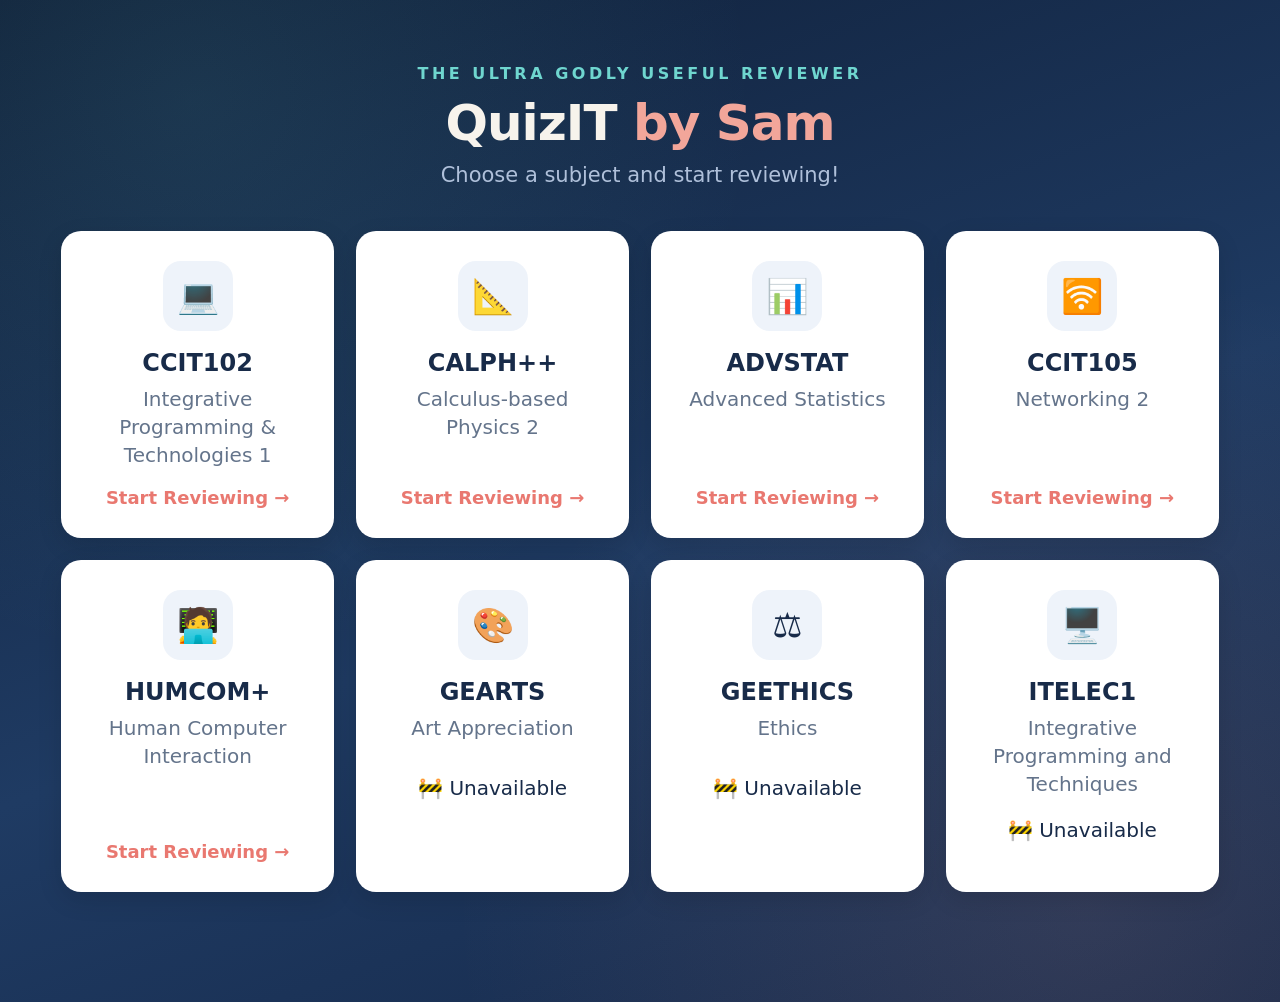
<file: index.html>
<!DOCTYPE html>
<html lang="en">
<head>
    <meta charset="UTF-8">
    <meta name="viewport" content="width=device-width, initial-scale=1.0">

    <title>QuizIT</title>

    <link rel="stylesheet" href="css/style.css">
</head>

<body>

<div id="app">

    <div class="hero">

        <div class="kicker">THE ULTRA GODLY USEFUL REVIEWER</div>

        <h1 class="title display">
            QuizIT <span>by Sam</span>
        </h1>

        <p class="subtitle">
            Choose a subject and start reviewing!
        </p>

        <div class="subjects-grid">

            <!-- CCIT102 -->
            <a href="subjects/ccit102.html" class="subject-card">
                <div class="subject-icon">💻</div>
                <div class="subject-code">CCIT102</div>
                <div class="subject-name">Integrative Programming & Technologies 1</div>
                <span class="start-review">Start Reviewing →</span>
            </a>

            <!-- CALPH++ -->
            <a href="subjects/calphy.html" class="subject-card">
                <div class="subject-icon">📐</div>
                <div class="subject-code">CALPH++</div>
                <div class="subject-name">Calculus-based Physics 2</div>
                <span class="start-review">Start Reviewing →</span>
            </a>

            <!-- ADVSTAT -->
            <a href="subjects/advstat.html" class="subject-card">
                <div class="subject-icon">📊</div>
                <div class="subject-code">ADVSTAT</div>
                <div class="subject-name">Advanced Statistics</div>
                <span class="start-review">Start Reviewing →</span>
            </a>

            <!-- CCIT105 -->
            <a href="subjects/ccit105.html" class="subject-card">
                <div class="subject-icon">🛜</div>
                <div class="subject-code">CCIT105</div>
                <div class="subject-name">Networking 2</div>
                <span class="start-review">Start Reviewing →</span>
            </a>

            <!-- HUMCOM+ -->
            <a href="subjects/humcom.html" class="subject-card">
                <div class="subject-icon">🧑‍💻</div>
                <div class="subject-code">HUMCOM+</div>
                <div class="subject-name">Human Computer Interaction</div>
                <span class="start-review">Start Reviewing →</span>
            </a>

            <!-- GEARTS -->
            <a href="subjects/unavailable.html" class="subject-card">
                <div class="subject-icon">🎨</div>
                <div class="subject-code">GEARTS</div>
                <div class="subject-name">Art Appreciation</div>
                <p>🚧 Unavailable</p>
            </a>

             <!-- GEETHICS -->
            <a href="subjects/unavailable.html" class="subject-card">
                <div class="subject-icon">⚖️</div>
                <div class="subject-code">GEETHICS</div>
                <div class="subject-name">Ethics</div>
                <p>🚧 Unavailable</p>
            </a>
            
            <!-- ITELEC1 -->
            <a href="subjects/unavailable.html" class="subject-card">
                <div class="subject-icon">🖥️</div>
                <div class="subject-code">ITELEC1</div>
                <div class="subject-name">Integrative Programming and Techniques</div>
                <p>🚧 Unavailable</p>
            </a>

        </div>

    </div>

</div>

</body>
</html>
</file>
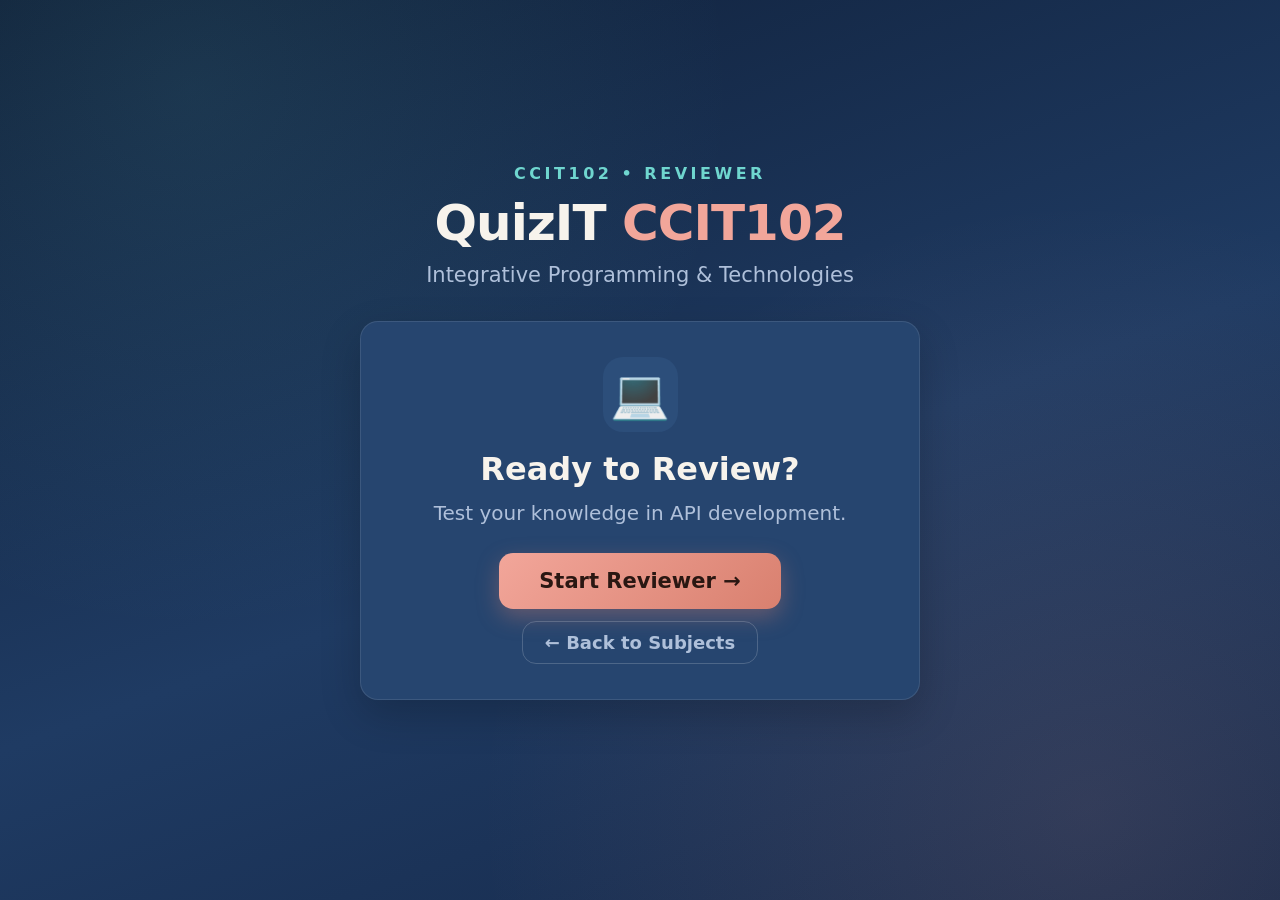
<file: subjects/ccit102.html>
<!DOCTYPE html>
<html lang="en">

<head>
    <meta charset="UTF-8">
    <meta name="viewport" content="width=device-width, initial-scale=1.0">

    <title>QuizIT — CCIT102</title>

    <!-- Shared CSS -->
    <link rel="stylesheet" href="../css/style.css">
</head>

<body>

<div id="app">

    <!-- ============================= -->
    <!-- START SCREEN -->
    <!-- ============================= -->

    <section id="startScreen">

        <div class="hero">

            <div class="kicker">
                CCIT102 • REVIEWER
            </div>

            <h1 class="title display">
                QuizIT <span>CCIT102</span>
            </h1>

            <p class="subtitle">
                Integrative Programming & Technologies
            </p>

            <div class="start-card">

                <div class="start-icon">
                    💻
                </div>

                <h2>
                    Ready to Review?
                </h2>

                <p>
                    Test your knowledge in API development.
                </p>

                <button
                    class="btn btn-primary"
                    id="startBtn">
                    Start Reviewer →
                </button>

                <a
                    href="../index.html"
                    class="btn btn-ghost">
                    ← Back to Subjects
                </a>

            </div>

        </div>

    </section>


    <!-- ============================= -->
    <!-- QUIZ SCREEN -->
    <!-- ============================= -->

    <section
        id="quizScreen"
        style="display:none;">

        <div class="quiz-container">

            <!-- TOP BAR -->

            <div class="quiz-top">

                <a
                    href="../index.html"
                    class="back-link">
                    ← Subjects
                </a>

                <div class="subject-label">
                    CCIT102
                </div>

                <div
                    class="timer"
                    id="timer">
                    15
                </div>

            </div>


            <!-- PROGRESS -->

            <div class="progress">

                <div
                    class="progress-fill"
                    id="progressFill">
                </div>

            </div>


            <!-- QUESTION INFO -->

            <div class="question-info">

                <span id="questionNumber">
                    Question 1
                </span>

                <span id="scoreDisplay">
                    Score: 0
                </span>

                <span id="streakDisplay">
                    🔥 0
                </span>

            </div>


            <!-- TOPIC -->

            <div
                class="pill"
                id="topicLabel">
                API, REST, HTTP METHODS, ENDPOINTS
            </div>


            <!-- QUESTION -->

            <h2
                id="questionText"
                class="question">
            </h2>


            <!-- ANSWERS -->

            <div
                id="answers"
                class="answers">

            </div>


            <!-- FEEDBACK -->

            <div
                id="feedback"
                class="feedback-banner"
                style="display:none;">

                <div id="feedbackText"></div>

                <div id="explanation"></div>

            </div>


            <!-- NEXT BUTTON -->

            <button
                id="nextBtn"
                class="btn btn-primary"
                style="display:none;">

                Next Question →

            </button>

        </div>

    </section>


    <!-- ============================= -->
    <!-- RESULTS SCREEN -->
    <!-- ============================= -->

    <section
        id="resultScreen"
        style="display:none;">

        <div class="hero">

            <div class="kicker">
                CCIT102 • COMPLETE
            </div>

            <h1 class="title display">
                Reviewer <span>Complete!</span>
            </h1>

            <div class="result-card">

                <div class="result-icon">
                    🏆
                </div>

                <h2 id="finalMessage">
                    Great job!
                </h2>

                <div class="final-score">

                    <span id="finalScore">
                        0
                    </span>

                    <small>
                        points
                    </small>

                </div>

                <div class="result-stats">

                    <div>
                        <strong id="correctCount">
                            0
                        </strong>

                        <span>
                            Correct
                        </span>
                    </div>

                    <div>
                        <strong id="totalCount">
                            0
                        </strong>

                        <span>
                            Questions
                        </span>
                    </div>

                    <div>
                        <strong id="bestStreak">
                            0
                        </strong>

                        <span>
                            Best Streak
                        </span>
                    </div>

                </div>


                <button
                    class="btn btn-primary"
                    onclick="location.reload()">

                    Try Again 🔄

                </button>


                <a
                    href="../index.html"
                    class="btn btn-ghost">

                    Choose Another Subject

                </a>

            </div>

        </div>

    </section>

</div>


<!-- ================================= -->
<!-- CCIT102 QUESTION BANK -->
<!-- ================================= -->

<script>

const SUBJECT = "CCIT102";

const QUESTIONS = [

    // =========================================================
    // 1–10: API, REST, HTTP METHODS, ENDPOINTS
    // =========================================================

    {
        topic: "API Fundamentals",
        q: "Which statement BEST describes an API?",
        options: [
            "A communication bridge between software",
            "A database that stores application records",
            "A programming language used to create web pages",
            "A tool used only to design user interfaces"
        ],
        correct: 0,
        explain: "An API is a communication bridge between software."
    },

    {
        topic: "API Fundamentals",
        q: "In the basic API communication pattern, which component sits between the client and the data?",
        options: [
            "Database",
            "API",
            "Visual Studio Code",
            "Scalar"
        ],
        correct: 1,
        explain: "The API sits between the client and the server/data source."
    },

    {
        topic: "API Fundamentals",
        q: "Which sequence BEST represents the basic communication pattern discussed in the reviewer?",
        options: [
            "API → Client → Database → Server",
            "Server → Client → API → Database",
            "Client → API → Server/Data → API → Client",
            "Client → Database → API → Server"
        ],
        correct: 2,
        explain: "The client sends a request to the API, the server/data source is accessed, and the API returns the response."
    },

    {
        topic: "API Fundamentals",
        q: "Why does the food delivery app use an API instead of directly managing the restaurant database?",
        options: [
            "Because databases cannot store meal information",
            "Because APIs automatically replace databases",
            "Because the client must directly modify the database",
            "Because the API sits between the client and database and controls access"
        ],
        correct: 3,
        explain: "The API controls access between the client and the database."
    },

    {
        topic: "REST API",
        q: "Which of the following is one of the core concepts of REST described in the reviewer?",
        options: [
            "Resources",
            "Compilers",
            "CSS selectors",
            "Desktop windows"
        ],
        correct: 0,
        explain: "REST relies on concepts including resources, URLs, HTTP methods, and JSON."
    },

    {
        topic: "REST API",
        q: "In a REST API, what do URLs primarily identify?",
        options: [
            "The programming language being used",
            "The resource being accessed",
            "The database password",
            "The status code returned"
        ],
        correct: 1,
        explain: "URLs identify the resource being accessed."
    },

    {
        topic: "REST API",
        q: "Which option correctly matches a REST concept with its purpose?",
        options: [
            "JSON → Identifies the URL",
            "URL → Defines the programming language",
            "HTTP methods → Describe the action",
            "Resources → Specify the HTTP status code"
        ],
        correct: 2,
        explain: "HTTP methods such as GET, POST, PUT, and DELETE describe the action."
    },

    {
        topic: "REST API",
        q: "Which data format is commonly used for request and response data in REST APIs according to the reviewer?",
        options: [
            "HTML",
            "CSS",
            "XML only",
            "JSON"
        ],
        correct: 3,
        explain: "JSON is identified as a common format for request and response data."
    },

    {
        topic: "HTTP Methods",
        q: "Which HTTP method is associated with creating a new resource?",
        options: [
            "POST",
            "GET",
            "PUT",
            "DELETE"
        ],
        correct: 0,
        explain: "POST is used to create new data or a new resource."
    },

    {
        topic: "HTTP Methods",
        q: "Which HTTP method retrieves data without modifying it?",
        options: [
            "POST",
            "GET",
            "PUT",
            "DELETE"
        ],
        correct: 1,
        explain: "GET is used to read or retrieve data without modifying anything."
    },


    // =========================================================
    // 11–20: HTTP METHODS, ENDPOINTS, JSON
    // =========================================================

    {
        topic: "HTTP Methods",
        q: "Which HTTP method modifies data that already exists on the server?",
        options: [
            "POST",
            "GET",
            "PUT",
            "DELETE"
        ],
        correct: 2,
        explain: "PUT is used to update existing data."
    },

    {
        topic: "HTTP Methods",
        q: "Which HTTP method is used to permanently remove data from the server?",
        options: [
            "GET",
            "POST",
            "PUT",
            "DELETE"
        ],
        correct: 3,
        explain: "DELETE permanently removes data from the server."
    },

    {
        topic: "CRUD",
        q: "Which CRUD operation corresponds to POST?",
        options: [
            "CREATE",
            "READ",
            "UPDATE",
            "DELETE"
        ],
        correct: 0,
        explain: "POST maps to CREATE."
    },

    {
        topic: "Endpoints",
        q: "What is an endpoint?",
        options: [
            "The entire database used by an API",
            "A specific URL/address where an API can be accessed",
            "A C# class that stores student information",
            "A command that starts Visual Studio Code"
        ],
        correct: 1,
        explain: "An endpoint is a specific URL/address used to access an API for an action or data."
    },

    {
        topic: "Endpoints",
        q: "What does GET /api/students/1 represent?",
        options: [
            "Create student number 1",
            "Delete all students",
            "Retrieve the student with ID 1",
            "Update every student"
        ],
        correct: 2,
        explain: "GET /api/students/1 retrieves the student with ID 1."
    },

    {
        topic: "Endpoints",
        q: "In the URL /api/students/1, what does /api represent?",
        options: [
            "The student ID",
            "The resource name",
            "The response body",
            "The API route prefix"
        ],
        correct: 3,
        explain: "/api is the API route prefix."
    },

    {
        topic: "Endpoints",
        q: "In /api/students/1, what does students represent?",
        options: [
            "The resource name",
            "The API status code",
            "The HTTP method",
            "The database server"
        ],
        correct: 0,
        explain: "students is the resource name."
    },

    {
        topic: "Endpoints",
        q: "Which statement BEST distinguishes an API from an endpoint?",
        options: [
            "An API is only a URL while an endpoint is the database",
            "An API is the whole service while an endpoint is a specific door into that service",
            "An API is a model while an endpoint is a controller",
            "An API is a status code while an endpoint is a JSON object"
        ],
        correct: 1,
        explain: "The reviewer describes the API as the whole service and an endpoint as a specific door into it."
    },

    {
        topic: "JSON",
        q: "What does JSON stand for?",
        options: [
            "Java Syntax Object Network",
            "Java Server Object Notation",
            "JavaScript Object Notation",
            "JavaScript Online Network"
        ],
        correct: 2,
        explain: "JSON stands for JavaScript Object Notation."
    },

    {
        topic: "JSON",
        q: "How is a JSON object normally wrapped?",
        options: [
            "( )",
            "[ ]",
            "< >",
            "{ }"
        ],
        correct: 3,
        explain: "JSON objects are wrapped in curly braces: { }."
    },


    // =========================================================
    // 21–30: JSON, TOOLS, CLI, PROJECT STRUCTURE
    // =========================================================

    {
        topic: "JSON",
        q: "Which JSON structure represents an array?",
        options: [
            "[\"coding\", \"gaming\"]",
            "{\"coding\", \"gaming\"}",
            "(\"coding\", \"gaming\")",
            "<coding, gaming>"
        ],
        correct: 0,
        explain: "JSON arrays are wrapped in square brackets [ ]."
    },

    {
        topic: "JSON",
        q: "Which JSON value is correctly written as a string?",
        options: [
            "John",
            "\"John\"",
            "'John'",
            "`John`"
        ],
        correct: 1,
        explain: "JSON strings use double quotes."
    },

    {
        topic: "JSON",
        q: "Which JSON value represents a number according to the reviewer?",
        options: [
            "\"20\"",
            "'20'",
            "20",
            "`20`"
        ],
        correct: 2,
        explain: "Numbers in JSON do not need quotation marks."
    },

    {
        topic: "JSON",
        q: "Which of the following is a valid JSON boolean value?",
        options: [
            "\"true\"",
            "\"false\"",
            "'true'",
            "true"
        ],
        correct: 3,
        explain: "JSON booleans are true or false without quotation marks."
    },

    {
        topic: "Development Tools",
        q: "Which tool is used to write and manage the API project?",
        options: [
            "Visual Studio Code",
            "Scalar",
            "Postman",
            "PostgreSQL"
        ],
        correct: 0,
        explain: "Visual Studio Code is used to write and manage the project."
    },

    {
        topic: "Development Tools",
        q: "What is the primary purpose of the .NET SDK in the reviewer?",
        options: [
            "To store JSON objects",
            "To build and run the C# application",
            "To design the API's user interface",
            "To replace the controller"
        ],
        correct: 1,
        explain: "The .NET SDK is used to build and run the C# application."
    },

    {
        topic: "Development Tools",
        q: "Which framework is used to build the Web API?",
        options: [
            "Visual Studio Code",
            "Scalar",
            "ASP.NET Core",
            ".NET CLI"
        ],
        correct: 2,
        explain: "ASP.NET Core is the framework used to build the Web API."
    },

    {
        topic: "Development Tools",
        q: "Which tool is used to view documentation and test endpoints visually?",
        options: [
            "Visual Studio Code",
            ".NET SDK",
            "Entity Framework Core",
            "Scalar"
        ],
        correct: 3,
        explain: "Scalar helps view API documentation and test endpoints."
    },

    {
        topic: ".NET CLI",
        q: "What does dotnet --version do?",
        options: [
            "Confirms or displays the installed .NET SDK version",
            "Creates a new Web API project",
            "Runs the application",
            "Deletes the project"
        ],
        correct: 0,
        explain: "dotnet --version shows the .NET SDK version."
    },

    {
        topic: ".NET CLI",
        q: "Which command creates a starter ASP.NET Core Web API project named StudentApi?",
        options: [
            "dotnet run StudentApi",
            "dotnet new webapi -n StudentApi",
            "dotnet build StudentApi",
            "dotnet create api StudentApi"
        ],
        correct: 1,
        explain: "The reviewer uses dotnet new webapi -n StudentApi."
    },


    // =========================================================
    // 31–40: CLI, MODELS, CONTROLLERS
    // =========================================================

    {
        topic: ".NET CLI",
        q: "What does the command dotnet run do?",
        options: [
            "Creates a new project",
            "Restores NuGet packages",
            "Runs the application",
            "Deletes build files"
        ],
        correct: 2,
        explain: "dotnet run runs the application."
    },

    {
        topic: ".NET CLI",
        q: "Which command restores NuGet packages?",
        options: [
            "dotnet build",
            "dotnet clean",
            "dotnet publish",
            "dotnet restore"
        ],
        correct: 3,
        explain: "dotnet restore downloads/restores NuGet packages."
    },

    {
        topic: "Project Structure",
        q: "Which file handles HTTP requests according to the StudentApi folder structure?",
        options: [
            "Controllers/StudentsController.cs",
            "Models/Student.cs",
            "Program.cs",
            "appsettings.json"
        ],
        correct: 0,
        explain: "StudentsController.cs handles HTTP requests."
    },

    {
        topic: "Project Structure",
        q: "Which file defines the data structure for a Student?",
        options: [
            "StudentsController.cs",
            "Student.cs",
            "Program.cs",
            "StudentApi.csproj"
        ],
        correct: 1,
        explain: "Student.cs defines the Student data structure."
    },

    {
        topic: "Models",
        q: "What is the BEST description of a model?",
        options: [
            "A URL used to access an endpoint",
            "A tool for testing API requests",
            "A blueprint that represents the data an API works with",
            "A command used to start the API"
        ],
        correct: 2,
        explain: "A model represents the data structure the API works with and can be thought of as a blueprint."
    },

    {
        topic: "Models",
        q: "Which property belongs to the Student model shown in the reviewer?",
        options: [
            "EmailAddress",
            "Password",
            "DepartmentCode",
            "Course"
        ],
        correct: 3,
        explain: "The Student model contains Id, Name, Course, and Age."
    },

    {
        topic: "Controllers",
        q: "What is the BEST description of a controller?",
        options: [
            "The traffic controller of the API that receives requests and sends responses",
            "A database table containing API records",
            "A JSON array containing resources",
            "A command-line tool for installing packages"
        ],
        correct: 0,
        explain: "The reviewer describes the controller as the traffic controller of the API."
    },

    {
        topic: "Controllers",
        q: "What does [ApiController] do?",
        options: [
            "Creates a new database",
            "Marks the class as an API controller",
            "Maps every database table",
            "Starts Scalar automatically"
        ],
        correct: 1,
        explain: "[ApiController] marks the class as an API controller."
    },

    {
        topic: "Controllers",
        q: "What does [Route(\"api/[controller]\")] define?",
        options: [
            "The JSON response format",
            "The HTTP status code",
            "The URL pattern",
            "The database connection"
        ],
        correct: 2,
        explain: "The Route attribute defines the URL pattern."
    },

    {
        topic: "Controllers",
        q: "What does ControllerBase provide?",
        options: [
            "The database itself",
            "JSON arrays only",
            "The .NET SDK",
            "API controller behavior"
        ],
        correct: 3,
        explain: "ControllerBase provides API controller behavior."
    },


    // =========================================================
    // 41–50: CRUD, PROGRAM.CS, SCALAR, STATUS CODES
    // =========================================================

    {
        topic: "Controllers",
        q: "Which action is the FIRST typical step performed by a controller?",
        options: [
            "Receive the request",
            "Send the response",
            "Delete the database",
            "Publish the application"
        ],
        correct: 0,
        explain: "The controller typically begins by receiving the request."
    },

    {
        topic: "GET",
        q: "What does Ok(students) return in the GET-all example?",
        options: [
            "HTTP 404",
            "HTTP 200 with the student list",
            "HTTP 204 without any response",
            "HTTP 201 with a newly created student"
        ],
        correct: 1,
        explain: "Ok(...) returns an HTTP 200 response, and in this example it returns the student list."
    },

    {
        topic: "GET",
        q: "What happens when GET /api/students/1 cannot find student ID 1?",
        options: [
            "The API automatically creates student 1",
            "The API returns 201 Created",
            "The API returns 404 Not Found",
            "The API returns 204 No Content"
        ],
        correct: 2,
        explain: "If the student is missing, the GET-one action returns NotFound(), which corresponds to 404."
    },

    {
        topic: "POST",
        q: "Which endpoint is used to create a new student?",
        options: [
            "GET /api/students",
            "PUT /api/students/1",
            "DELETE /api/students/1",
            "POST /api/students"
        ],
        correct: 3,
        explain: "POST /api/students is the CREATE endpoint."
    },

    {
        topic: "POST",
        q: "What status code represents successful creation of a new resource in the reviewer?",
        options: [
            "201 Created",
            "200 OK",
            "204 No Content",
            "404 Not Found"
        ],
        correct: 0,
        explain: "A successfully created resource returns 201 Created."
    },

    {
        topic: "PUT",
        q: "Which request correctly represents updating student ID 1?",
        options: [
            "POST /api/students",
            "PUT /api/students/1",
            "GET /api/students/1",
            "DELETE /api/students/1"
        ],
        correct: 1,
        explain: "PUT /api/students/1 updates student ID 1."
    },

    {
        topic: "DELETE",
        q: "What does a successful DELETE return when there is no response body?",
        options: [
            "200 OK",
            "201 Created",
            "204 No Content",
            "404 Not Found"
        ],
        correct: 2,
        explain: "The DELETE example returns NoContent(), corresponding to 204 No Content."
    },

    {
        topic: "Program.cs",
        q: "Which method registers controller services in Program.cs?",
        options: [
            "MapControllers()",
            "MapOpenApi()",
            "AddOpenApi()",
            "AddControllers()"
        ],
        correct: 3,
        explain: "AddControllers() registers controller services."
    },

    {
        topic: "Program.cs",
        q: "What is the purpose of MapControllers()?",
        options: [
            "It maps controller routes to endpoints",
            "It creates the Student model",
            "It installs the .NET SDK",
            "It generates sample student data"
        ],
        correct: 0,
        explain: "MapControllers() maps controller routes to endpoints."
    },

    {
        topic: "Scalar",
        q: "Which sequence BEST describes the Scalar workflow?",
        options: [
            "Run tests → delete API → create database → stop server",
            "Open /scalar → choose an endpoint → click Send → read status code and JSON",
            "Open Program.cs → change model → delete controller → restart VS Code",
            "Open database → modify JSON → compile browser → publish project"
        ],
        correct: 1,
        explain: "The reviewer's Scalar workflow is to open /scalar, choose an endpoint, click Send, then inspect the status code and JSON body."
    }
  ];

</script>

<!-- ================================= -->
<!-- QUIZ ENGINE -->
<!-- ================================= -->

<script src="../js/quiz.js"></script>

</body>
</html>
</file>
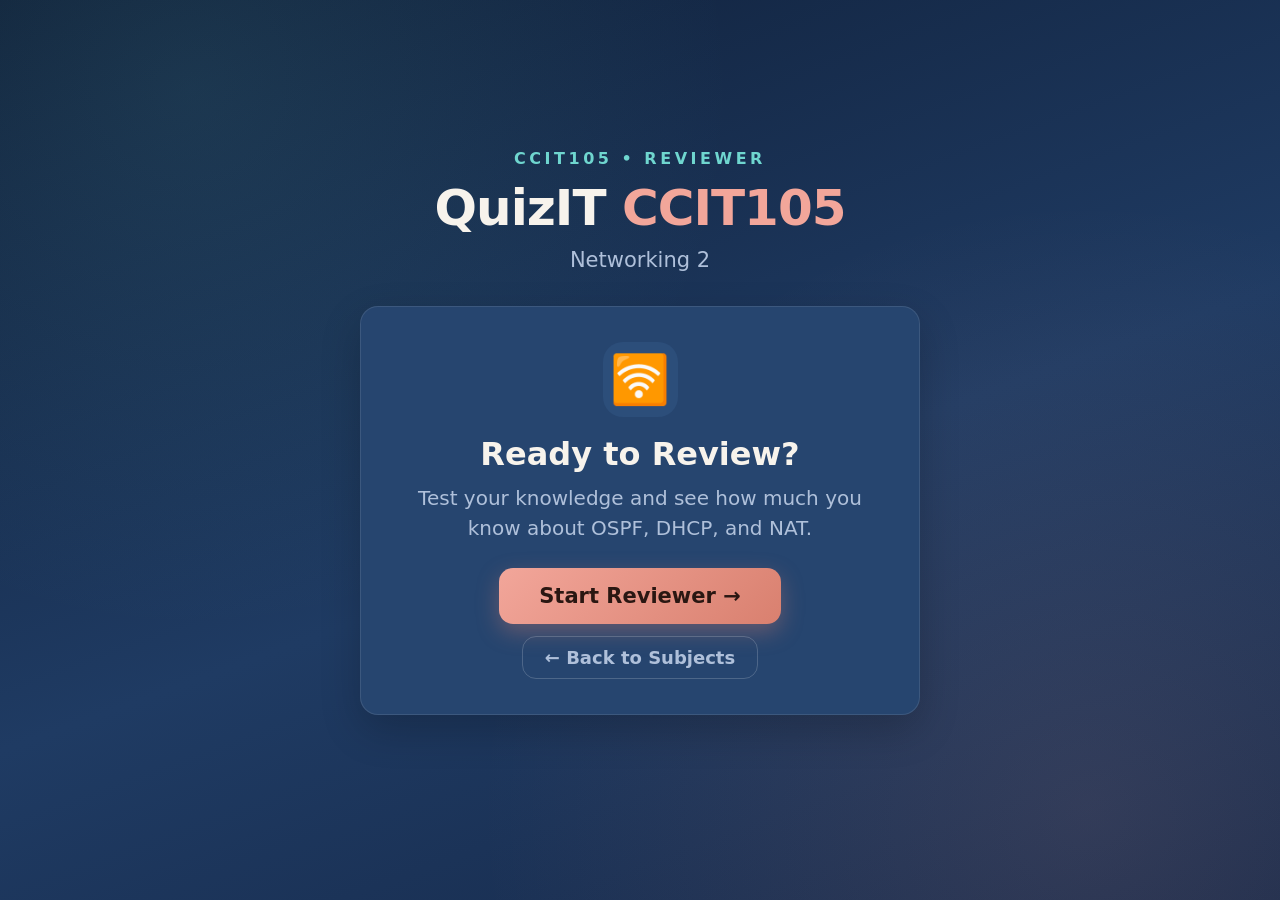
<file: subjects/ccit105.html>
<!DOCTYPE html>
<html lang="en">

<head>
    <meta charset="UTF-8">
    <meta name="viewport" content="width=device-width, initial-scale=1.0">

    <title>QuizIT — CCIT105</title>

    <!-- Shared CSS -->
    <link rel="stylesheet" href="../css/style.css">
</head>

<body>

<div id="app">

    <!-- ============================= -->
    <!-- START SCREEN -->
    <!-- ============================= -->

    <section id="startScreen">

        <div class="hero">

            <div class="kicker">
                CCIT105 • REVIEWER
            </div>

            <h1 class="title display">
                QuizIT <span>CCIT105</span>
            </h1>

            <p class="subtitle">
                Networking 2
            </p>

            <div class="start-card">

                <div class="start-icon">
                    🛜
                </div>

                <h2>
                    Ready to Review?
                </h2>

                <p>
                    Test your knowledge and see how much you know about OSPF, DHCP, and NAT.
                </p>

                <button
                    class="btn btn-primary"
                    id="startBtn">
                    Start Reviewer →
                </button>

                <a
                    href="../index.html"
                    class="btn btn-ghost">
                    ← Back to Subjects
                </a>

            </div>

        </div>

    </section>


    <!-- ============================= -->
    <!-- QUIZ SCREEN -->
    <!-- ============================= -->

    <section
        id="quizScreen"
        style="display:none;">

        <div class="quiz-container">

            <!-- TOP BAR -->

            <div class="quiz-top">

                <a
                    href="../index.html"
                    class="back-link">
                    ← Subjects
                </a>

                <div class="subject-label">
                    CCIT105
                </div>

                <div
                    class="timer"
                    id="timer">
                    15
                </div>

            </div>


            <!-- PROGRESS -->

            <div class="progress">

                <div
                    class="progress-fill"
                    id="progressFill">
                </div>

            </div>


            <!-- QUESTION INFO -->

            <div class="question-info">

                <span id="questionNumber">
                    Question 1
                </span>

                <span id="scoreDisplay">
                    Score: 0
                </span>

                <span id="streakDisplay">
                    🔥 0
                </span>

            </div>


            <!-- TOPIC -->

            <div
                class="pill"
                id="topicLabel">
                Topic
            </div>


            <!-- QUESTION -->

            <h2
                id="questionText"
                class="question">
            </h2>


            <!-- ANSWERS -->

            <div
                id="answers"
                class="answers">

            </div>


            <!-- FEEDBACK -->

            <div
                id="feedback"
                class="feedback-banner"
                style="display:none;">

                <div id="feedbackText"></div>

                <div id="explanation"></div>

            </div>


            <!-- NEXT BUTTON -->

            <button
                id="nextBtn"
                class="btn btn-primary"
                style="display:none;">

                Next Question →

            </button>

        </div>

    </section>


    <!-- ============================= -->
    <!-- RESULTS SCREEN -->
    <!-- ============================= -->

    <section
        id="resultScreen"
        style="display:none;">

        <div class="hero">

            <div class="kicker">
                CCIT105 • COMPLETE
            </div>

            <h1 class="title display">
                Reviewer <span>Complete!</span>
            </h1>

            <div class="result-card">

                <div class="result-icon">
                    🏆
                </div>

                <h2 id="finalMessage">
                    Great job!
                </h2>


                <!-- FINAL SCORE -->

                <div class="final-score">

                    <span id="finalScore">
                        0
                    </span>

                    <small>
                        points
                    </small>

                </div>


                <!-- RESULT STATS -->

                <div class="result-stats">

                    <div>

                        <strong id="correctCount">
                            0
                        </strong>

                        <span>
                            Correct
                        </span>

                    </div>

                    <div>

                        <strong id="totalCount">
                            0
                        </strong>

                        <span>
                            Questions
                        </span>

                    </div>

                    <div>

                        <strong id="bestStreak">
                            0
                        </strong>

                        <span>
                            Best Streak
                        </span>

                    </div>

                </div>


                <!-- QUESTION REVIEW -->

                <div
                    id="reviewWrap"
                    style="display:none;">

                    <h3>
                        Question Review
                    </h3>

                    <div id="reviewList"></div>

                </div>


                <!-- TRY AGAIN -->

                <button
                    class="btn btn-primary"
                    onclick="location.reload()">

                    Try Again 🔄

                </button>


                <!-- BACK TO SUBJECTS -->

                <a
                    href="../index.html"
                    class="btn btn-ghost">

                    Choose Another Subject

                </a>

            </div>

        </div>

    </section>

</div>

<script>

    const SUBJECT = "CCIT105";

    /*
     * ==========================================
     * QUESTION BANK
     * ==========================================
     */

    const QUESTIONS = [
        {
            topic: "OSPF",
            q: "What is the first step in the OSPF Routing Engine Pipeline?",
            options: [
            "Discover neighbors via Hello packets",
            "Run Dijkstra's SPF algorithm",
            "Install routes in the routing table",
            "Calculate the Shortest-Path Tree"
            ],
            correct: 0,
            explain: "OSPF first discovers neighbors using Hello packets."
        },

        {
            topic: "OSPF",
            q: "What does the LSDB contain?",
            options: [
            "DHCP lease information",
            "A complete topographical representation of the network",
            "NAT translation entries",
            "Only public IP addresses"
            ],
            correct: 1,
            explain: "The LSDB contains the network's link-state information and represents the network topology."
        },

        {
            topic: "OSPF",
            q: "Which algorithm does OSPF use to calculate the most efficient path?",
            options: [
            "DORA",
            "PAT",
            "Dijkstra's Shortest-Path First algorithm",
            "NAT"
            ],
            correct: 2,
            explain: "OSPF uses Dijkstra's SPF algorithm with the information stored in the LSDB."
        },

        {
            topic: "OSPF",
            q: "What is the final output of the OSPF routing process?",
            options: [
            "A DHCP pool",
            "A NAT translation",
            "A Hello packet",
            "The active routing table"
            ],
            correct: 3,
            explain: "The SPF process produces the Shortest-Path Tree and finalizes the active routing table."
        },

        {
            topic: "Static Routing",
            q: "Which routing method requires an administrator to manually configure specific routes?",
            options: [
            "Static routing",
            "OSPF",
            "PAT",
            "DHCP"
            ],
            correct: 0,
            explain: "Static routing requires the administrator to manually enter routes."
        },

        {
            topic: "Dynamic Routing",
            q: "Which routing protocol dynamically discovers topology and calculates routes?",
            options: [
            "Static routing",
            "OSPF",
            "DHCP",
            "PAT"
            ],
            correct: 1,
            explain: "OSPF dynamically discovers network topology and calculates the best routes."
        },

        {
            topic: "OSPF Areas",
            q: "Which OSPF area serves as the backbone?",
            options: [
            "Area 1",
            "Area 10",
            "Area 0",
            "Area 255"
            ],
            correct: 2,
            explain: "OSPF uses Area 0 as its backbone area."
        },

        {
            topic: "OSPF Router ID",
            q: "What type of identity does every OSPF router require?",
            options: [
            "A DHCP lease",
            "A DNS address",
            "A NAT address",
            "A unique 32-bit Router ID"
            ],
            correct: 3,
            explain: "Every OSPF router requires a unique 32-bit Router ID within the autonomous system."
        },

        {
            topic: "OSPF Metric",
            q: "What metric does OSPF primarily use when selecting a route?",
            options: [
            "Cumulative cost",
            "Lease duration",
            "Port number",
            "DNS priority"
            ],
            correct: 0,
            explain: "OSPF prefers routes with the lowest cumulative cost."
        },

        {
            topic: "OSPF Hello",
            q: "What is one purpose of OSPF Hello packets?",
            options: [
            "Assign IP addresses",
            "Translate private addresses",
            "Discover neighbors and ensure reachability",
            "Create NAT pools"
            ],
            correct: 2,
            explain: "Hello packets discover neighbors, ensure reachability, and help form relationships."
        },

        {
            topic: "OSPF Adjacency",
            q: "When can OSPF routers form an adjacency?",
            options: [
            "When required parameters match",
            "When DHCP is disabled",
            "When NAT is enabled",
            "When all routes are static"
            ],
            correct: 0,
            explain: "OSPF adjacency requires the relevant parameters to match correctly."
        },

        {
            topic: "OSPF Configuration",
            q: "In the sample single-area configuration, which area is used?",
            options: [
            "Area 1",
            "Area 2",
            "Area 10",
            "Area 0"
            ],
            correct: 3,
            explain: "The sample configurations place the networks in Area 0."
        },

        {
            topic: "OSPF Commands",
            q: "Which command displays OSPF neighbor information?",
            options: [
            "show ip route",
            "show ip ospf neighbor",
            "show ip protocols",
            "show ip ospf interface"
            ],
            correct: 1,
            explain: "show ip ospf neighbor displays the neighbor ID, state, address, and interface."
        },

        {
            topic: "OSPF Commands",
            q: "Which command displays OSPF routes marked with O?",
            options: [
            "show ip route",
            "show ip ospf neighbor",
            "show ip protocols",
            "show ip ospf interface"
            ],
            correct: 0,
            explain: "show ip route displays OSPF routes and their route information."
        },

        {
            topic: "OSPF Troubleshooting",
            q: "Which can cause an OSPF neighbor relationship to fail?",
            options: [
            "A full DHCP pool",
            "Mismatched Hello/Dead timers",
            "An active PAT session",
            "A valid DNS server"
            ],
            correct: 1,
            explain: "Mismatched Hello/Dead timers are listed as a cause of failed OSPF neighbor establishment."
        },

        {
            topic: "OSPF Troubleshooting",
            q: "Which command can help investigate a missing OSPF route?",
            options: [
            "show ip protocols and show ip route",
            "show ip nat translations only",
            "show ip dhcp binding only",
            "show ip ospf neighbor only"
            ],
            correct: 0,
            explain: "The reviewer recommends show ip protocols and show ip route for missing OSPF routes."
        },

        {
            topic: "DHCP",
            q: "What does DHCP automatically provide to clients?",
            options: [
            "Only a public IP address",
            "Only a DNS address",
            "IP address, subnet mask, gateway, DNS server, and lease duration",
            "Only a default gateway"
            ],
            correct: 2,
            explain: "DHCP automatically provides the client's IP configuration and lease duration."
        },

        {
            topic: "DHCP DORA",
            q: "What is the first step of the DHCP DORA process?",
            options: [
            "Discover",
            "Offer",
            "Request",
            "Acknowledgement"
            ],
            correct: 0,
            explain: "Discover asks whether a DHCP server is available."
        },

        {
            topic: "DHCP DORA",
            q: "During which DORA step does the client accept a specific offered configuration?",
            options: [
            "Discover",
            "Offer",
            "Request",
            "Acknowledgement"
            ],
            correct: 2,
            explain: "Request is when the client accepts a specific offered configuration."
        },

        {
            topic: "DHCP DORA",
            q: "What happens during DHCP Acknowledgement?",
            options: [
            "The client searches for a server",
            "The server sends an offer",
            "The client requests an address",
            "The lease is confirmed"
            ],
            correct: 3,
            explain: "Acknowledgement confirms that the DHCP lease is assigned."
        },

        {
            topic: "DHCP",
            q: "What is the purpose of ip dhcp excluded-address?",
            options: [
            "Prevent DHCP from handing out reserved addresses",
            "Enable OSPF",
            "Create NAT translations",
            "Configure a DNS server"
            ],
            correct: 0,
            explain: "Excluded addresses are reserved for devices such as routers, switches, or servers."
        },

        {
            topic: "DHCP Pool",
            q: "Which command defines the subnet and mask for a DHCP scope?",
            options: [
            "default-router",
            "dns-server",
            "network",
            "ip helper-address"
            ],
            correct: 2,
            explain: "The network command defines the DHCP scope's subnet and mask."
        },

        {
            topic: "DHCP Pool",
            q: "What does the default-router command specify?",
            options: [
            "The DNS server",
            "The gateway IP address",
            "The NAT pool",
            "The OSPF Router ID"
            ],
            correct: 1,
            explain: "default-router specifies the gateway IP address given to DHCP clients."
        },

        {
            topic: "DHCP Relay",
            q: "What does ip helper-address do?",
            options: [
            "Forwards intercepted DHCP requests toward a remote server",
            "Calculates OSPF cost",
            "Creates NAT translations",
            "Reserves DHCP addresses"
            ],
            correct: 0,
            explain: "ip helper-address tells the interface where to forward intercepted DHCP requests."
        },

        {
            topic: "NAT",
            q: "What is the purpose of Network Address Translation?",
            options: [
            "Discover OSPF neighbors",
            "Assign DHCP leases",
            "Translate private IPv4 addresses into public addresses",
            "Build the LSDB"
            ],
            correct: 2,
            explain: "NAT translates internal private IPv4 addresses into public external addresses."
        },

        {
            topic: "Static NAT",
            q: "What mapping type does Static NAT use?",
            options: [
            "1:1 fixed mapping",
            "Many:Pool",
            "Many:1",
            "1:Many"
            ],
            correct: 0,
            explain: "Static NAT uses a fixed one-to-one mapping."
        },

        {
            topic: "Dynamic NAT",
            q: "What does Dynamic NAT require?",
            options: [
            "A DHCP server",
            "A pool of public IP addresses",
            "A single public IP and ports",
            "An OSPF backbone"
            ],
            correct: 1,
            explain: "Dynamic NAT uses a pool of public IP addresses."
        },

        {
            topic: "PAT",
            q: "What mapping type does PAT use?",
            options: [
            "1:1",
            "Many:Pool",
            "Many:1",
            "1:Many"
            ],
            correct: 2,
            explain: "PAT allows many private hosts to share one public IP address."
        },

        {
            topic: "PAT",
            q: "How does PAT distinguish separate active sessions?",
            options: [
            "By OSPF area IDs",
            "By unique port numbers",
            "By DHCP lease duration",
            "By Router IDs"
            ],
            correct: 1,
            explain: "PAT uses distinct source port numbers to separate sessions."
        },

        {
            topic: "NAT Interfaces",
            q: "Which command marks an interface as an internal NAT interface?",
            options: [
            "ip nat inside",
            "ip nat outside",
            "ip helper-address",
            "default-router"
            ],
            correct: 0,
            explain: "ip nat inside is applied to internal LAN interfaces."
        },

        {
            topic: "NAT Interfaces",
            q: "Which command marks an interface as the external NAT interface?",
            options: [
            "ip nat inside",
            "ip nat outside",
            "network",
            "dns-server"
            ],
            correct: 1,
            explain: "ip nat outside is applied to the external ISP-facing interface."
        },

        {
            topic: "PAT Configuration",
            q: "Which keyword activates PAT/NAT Overload?",
            options: [
            "network",
            "inside",
            "overload",
            "outside"
            ],
            correct: 2,
            explain: "The overload keyword activates PAT."
        },

        {
            topic: "PAT Configuration",
            q: "What does the ACL used in the PAT setup identify?",
            options: [
            "The internal network permitted to be translated",
            "The OSPF backbone",
            "The DNS server",
            "The external ISP"
            ],
            correct: 0,
            explain: "The ACL identifies which internal private network is allowed to be translated."
        },

        {
            topic: "DHCP Verification",
            q: "Which command displays DHCP address bindings?",
            options: [
            "show ip route",
            "show ip nat translations",
            "show ip dhcp binding",
            "show ip ospf neighbor"
            ],
            correct: 2,
            explain: "show ip dhcp binding displays IP addresses, client information, lease expiration, and type."
        },

        {
            topic: "NAT Verification",
            q: "Which command displays NAT translation entries?",
            options: [
            "show ip dhcp binding",
            "show ip nat translations",
            "show ip protocols",
            "show ip ospf interface"
            ],
            correct: 1,
            explain: "show ip nat translations displays the active NAT translation information."
        },

        {
            topic: "Enterprise Integration",
            q: "Which technology automates client provisioning?",
            options: [
            "DHCP",
            "NAT/PAT",
            "OSPF",
            "Dijkstra"
            ],
            correct: 0,
            explain: "DHCP automates client provisioning."
        },

        {
            topic: "Enterprise Integration",
            q: "Which technology translates private addressing for global Internet communication?",
            options: [
            "DHCP",
            "NAT/PAT",
            "OSPF",
            "LSDB"
            ],
            correct: 1,
            explain: "NAT/PAT translates private addressing for Internet communication."
        },

        {
            topic: "Enterprise Integration",
            q: "Which protocol dynamically shares routing intelligence between enterprise nodes?",
            options: [
            "DHCP",
            "PAT",
            "OSPF",
            "DORA"
            ],
            correct: 2,
            explain: "OSPF dynamically shares routing information between enterprise nodes."
        },

        {
            topic: "Troubleshooting",
            q: "If a client has no valid IP address, what should be checked first?",
            options: [
            "DHCP pool and network settings",
            "Only NAT translations",
            "Only OSPF cost",
            "Only DNS"
            ],
            correct: 0,
            explain: "The workflow says to check the DHCP pool, network settings, and missing ip helper-address."
        },

        {
            topic: "Troubleshooting",
            q: "If a PC cannot ping its default gateway, what should be checked?",
            options: [
            "The router interface IP and status",
            "Only the DNS server",
            "Only the NAT ACL",
            "Only the Router ID"
            ],
            correct: 0,
            explain: "The workflow recommends checking the router interface IP and status."
        },

        {
            topic: "Troubleshooting",
            q: "If a PC can ping its gateway but cannot reach the remote outside network, what should be checked?",
            options: [
            "Only DHCP",
            "NAT configuration, ACL, overload, and OSPF advertisements",
            "Only Router ID",
            "Only DHCP exclusions"
            ],
            correct: 1,
            explain: "The workflow directs troubleshooting toward NAT, the ACL, overload, and OSPF route advertisements."
        },

        {
            topic: "OSPF Engine",
            q: "What information is exchanged after OSPF adjacency is established?",
            options: [
            "Network states and link costs",
            "DHCP passwords",
            "Only public IP addresses",
            "Only DNS names"
            ],
            correct: 0,
            explain: "Adjacency allows routers to exchange network states and link costs used to build the LSDB."
        },

        {
            topic: "OSPF Engine",
            q: "What does Dijkstra's SPF algorithm use to calculate paths?",
            options: [
            "The DHCP binding table",
            "The complete topology stored in the LSDB",
            "The NAT table",
            "The DNS server"
            ],
            correct: 1,
            explain: "Dijkstra's SPF algorithm uses the complete topology stored in the LSDB."
        },

        {
            topic: "Static Configuration",
            q: "Why is static IP configuration considered unscalable for large environments?",
            options: [
            "It requires manual configuration",
            "It automatically changes routes",
            "It requires PAT",
            "It disables DNS"
            ],
            correct: 0,
            explain: "Static IP configuration requires administrators to manually enter settings."
        },

        {
            topic: "Static NAT",
            q: "What is a primary use case of Static NAT?",
            options: [
            "Exposing internal web or email servers to the Internet",
            "Assigning DHCP leases",
            "Discovering OSPF neighbors",
            "Building the LSDB"
            ],
            correct: 0,
            explain: "Static NAT can expose internal web or email servers using fixed mappings."
        },

        {
            topic: "PAT",
            q: "What is the primary use case of PAT listed in the reviewer?",
            options: [
            "Modern LAN outbound Internet access",
            "Creating OSPF areas",
            "Manually routing every destination",
            "Assigning Router IDs"
            ],
            correct: 0,
            explain: "PAT is described as the modern standard for LAN outbound Internet access."
        },

        {
            topic: "Dynamic NAT",
            q: "What happens when a Dynamic NAT public IP pool is exhausted?",
            options: [
            "Mappings can fail",
            "OSPF creates another pool",
            "DHCP stops providing DNS",
            "PAT becomes Static NAT"
            ],
            correct: 0,
            explain: "Dynamic NAT mappings can fail when the public IP pool is exhausted."
        },

        {
            topic: "OSPF Troubleshooting",
            q: "Which condition can prevent an OSPF neighbor relationship from forming?",
            options: [
            "Different Area IDs",
            "A valid DHCP lease",
            "A correct default gateway",
            "An active NAT table"
            ],
            correct: 0,
            explain: "Differing Area IDs are listed as a possible cause of failed OSPF adjacency."
        },

        {
            topic: "OSPF Troubleshooting",
            q: "What can cause Dijkstra's calculation to select an undesirable path?",
            options: [
            "Undesirable interface cost metrics",
            "DHCP lease expiration",
            "DNS selection",
            "NAT port numbers"
            ],
            correct: 0,
            explain: "Incorrect interface cost metrics can skew Dijkstra's calculation."
        },

        {
            question: "Which information is included among the five key data inputs used by link-state protocols to build the LSDB?",
            options: {
                A: "Connected networks, router links, neighboring routers, network states, and link costs",
                B: "MAC addresses, usernames, passwords, DNS records, and VLAN names",
                C: "DHCP leases, NAT ports, subnet masks, DNS servers, and hostnames",
                D: "Application data, transport ports, web requests, file names, and user accounts"
            },
            answer: "A"
        },

        {
            question: "In an OSPF configuration, what is the purpose of the wildcard mask in a network statement?",
            options: {
                A: "It identifies the public IP address used by NAT",
                B: "It specifies which IP addresses belong to the network being matched",
                C: "It determines the DHCP lease duration",
                D: "It identifies the DNS server for OSPF clients"
            },
            answer: "B"
        },

        {
            question: "An OSPF neighbor does not become established even though both routers are connected. Which configuration issue is specifically listed in the reviewer as a possible cause?",
            options: {
                A: "The DHCP pool contains too many addresses",
                B: "The NAT pool has been exhausted",
                C: "The interface is configured as passive",
                D: "The DNS server is unreachable"
            },
            answer: "C"
        },

        {
            question: "Which DHCP setting determines how long a client may use its assigned IP configuration?",
            options: {
                A: "Network address",
                B: "Lease duration",
                C: "Default-router address",
                D: "DNS server address"
            },
            answer: "B"
        },

        {
            question: "A DHCP configuration includes a DNS server address. What information does this setting provide to DHCP clients?",
            options: {
                A: "The address of the DNS server they should use",
                B: "The public address that NAT should translate",
                C: "The OSPF router ID they should adopt",
                D: "The address range that must be excluded from DHCP"
            },
            answer: "A"
        },

        {
            question: "What happens with Dynamic NAT when all available public addresses in its pool are already being used?",
            options: {
                A: "The router automatically switches to Static NAT",
                B: "The router assigns another private address",
                C: "The mapping can fail because the pool is exhausted",
                D: "The router converts the connection to an OSPF route"
            },
            answer: "C"
        },

        {
            question: "Why can PAT support many private hosts while using only one public IP address?",
            options: {
                A: "It assigns a different subnet mask to every host",
                B: "It uses unique source port numbers to distinguish sessions",
                C: "It creates a separate public IP for every connection",
                D: "It removes the private IP address from every packet"
            },
            answer: "B"
        },

        {
            question: "Which interface designation should normally be applied to the router interface connected to the internal LAN when configuring NAT?",
            options: {
                A: "ip nat outside",
                B: "ip nat inside",
                C: "ip nat public",
                D: "ip nat private"
            },
            answer: "B"
        },

        {
            question: "Which command allows an administrator to verify the DHCP leases currently tracked by a Cisco router?",
            options: {
                A: "show ip dhcp binding",
                B: "show ip ospf interface",
                C: "show ip protocols",
                D: "show ip route"
            },
            answer: "A"
        },

        {
            question: "Which command displays the active NAT translation entries, including inside local and inside global addresses?",
            options: {
                A: "show ip dhcp binding",
                B: "show ip ospf neighbor",
                C: "show ip nat translations",
                D: "show ip protocols"
            },
            answer: "C"
        },

        {
            question: "A PC has a valid IP address and can ping its default gateway, but it cannot reach an outside network. According to the reviewer's troubleshooting workflow, what should be checked next?",
            options: {
                A: "Only the PC's hostname",
                B: "NAT inside/outside designations, the NAT ACL, the overload keyword, and OSPF advertisements",
                C: "Only the DHCP excluded-address range",
                D: "Only the DNS server address"
            },
            answer: "B"
        }
    ];

</script>


<!-- ================================= -->
<!-- SHARED QUIZ ENGINE -->
<!-- ================================= -->

<script src="../js/quiz.js"></script>

</body>
</html>
</file>
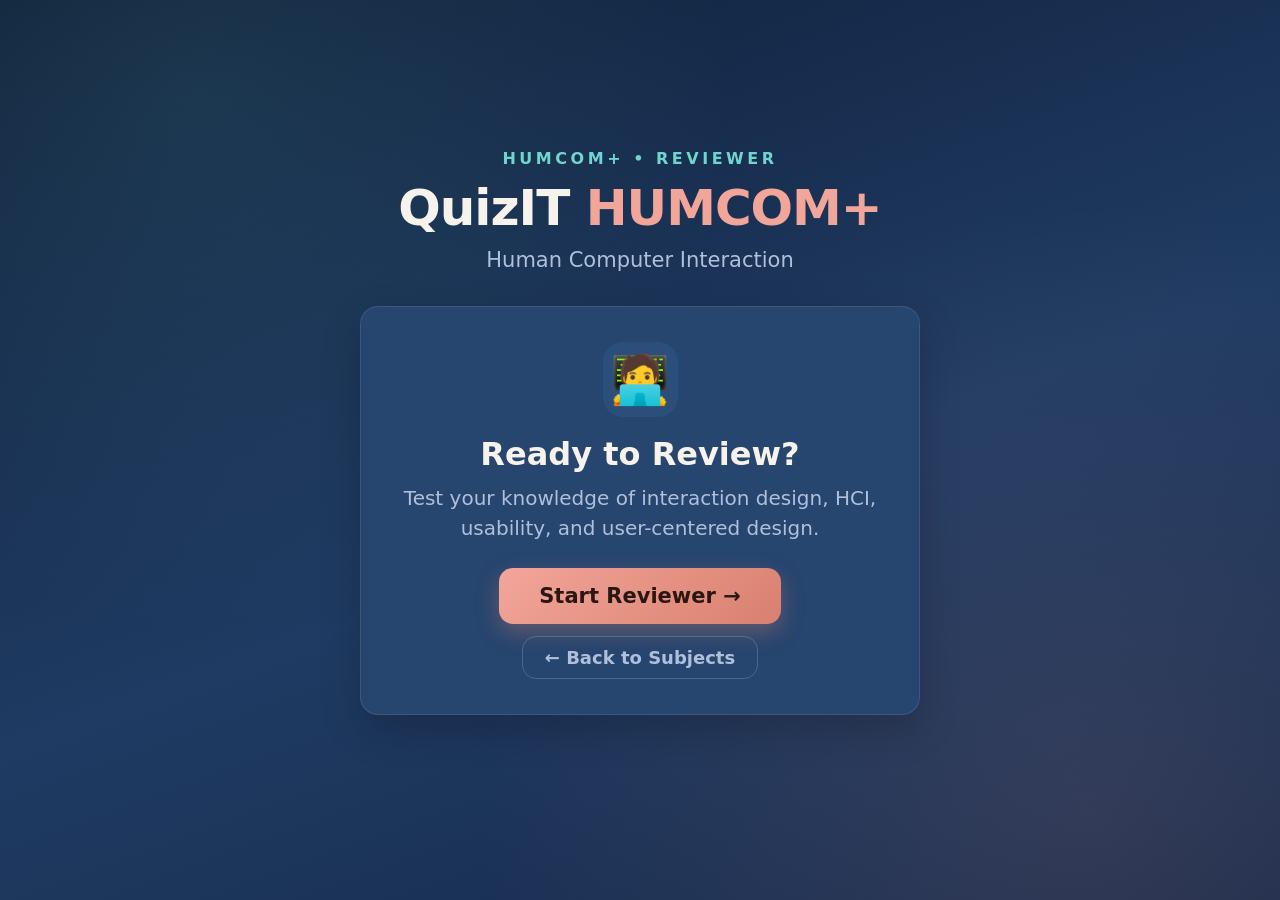
<file: subjects/humcom.html>
<!DOCTYPE html>
<html lang="en">

<head>
    <meta charset="UTF-8">
    <meta name="viewport" content="width=device-width, initial-scale=1.0">

    <title>QuizIT — HUMCOM+</title>

    <!-- Shared CSS -->
    <link rel="stylesheet" href="../css/style.css">
</head>

<body>

<div id="app">

    <!-- ============================= -->
    <!-- START SCREEN -->
    <!-- ============================= -->

    <section id="startScreen">

        <div class="hero">

            <div class="kicker">
                HUMCOM+ • REVIEWER
            </div>

            <h1 class="title display">
                QuizIT <span>HUMCOM+</span>
            </h1>

            <p class="subtitle">
                Human Computer Interaction
            </p>

            <div class="start-card">

                <div class="start-icon">
                    🧑‍💻
                </div>

                <h2>
                    Ready to Review?
                </h2>

                <p>
                    Test your knowledge of interaction design, HCI, usability, and user-centered design.
                </p>

                <button
                    class="btn btn-primary"
                    id="startBtn">
                    Start Reviewer →
                </button>

                <a
                    href="../index.html"
                    class="btn btn-ghost">
                    ← Back to Subjects
                </a>

            </div>

        </div>

    </section>


    <!-- ============================= -->
    <!-- QUIZ SCREEN -->
    <!-- ============================= -->

    <section
        id="quizScreen"
        style="display:none;">

        <div class="quiz-container">

            <!-- TOP BAR -->

            <div class="quiz-top">

                <a
                    href="../index.html"
                    class="back-link">
                    ← Subjects
                </a>

                <div class="subject-label">
                    HUMCOM+
                </div>

                <div
                    class="timer"
                    id="timer">
                    15
                </div>

            </div>


            <!-- PROGRESS -->

            <div class="progress">

                <div
                    class="progress-fill"
                    id="progressFill">
                </div>

            </div>


            <!-- QUESTION INFO -->

            <div class="question-info">

                <span id="questionNumber">
                    Question 1
                </span>

                <span id="scoreDisplay">
                    Score: 0
                </span>

                <span id="streakDisplay">
                    🔥 0
                </span>

            </div>


            <!-- TOPIC -->

            <div
                class="pill"
                id="topicLabel">
                Topic
            </div>


            <!-- QUESTION -->

            <h2
                id="questionText"
                class="question">
            </h2>


            <!-- ANSWERS -->

            <div
                id="answers"
                class="answers">

            </div>


            <!-- FEEDBACK -->

            <div
                id="feedback"
                class="feedback-banner"
                style="display:none;">

                <div id="feedbackText"></div>

                <div id="explanation"></div>

            </div>


            <!-- NEXT BUTTON -->

            <button
                id="nextBtn"
                class="btn btn-primary"
                style="display:none;">

                Next Question →

            </button>

        </div>

    </section>


    <!-- ============================= -->
    <!-- RESULTS SCREEN -->
    <!-- ============================= -->

    <section
        id="resultScreen"
        style="display:none;">

        <div class="hero">

            <div class="kicker">
                SUBJECT CODE • COMPLETE
            </div>

            <h1 class="title display">
                Reviewer <span>Complete!</span>
            </h1>

            <div class="result-card">

                <div class="result-icon">
                    🏆
                </div>

                <h2 id="finalMessage">
                    Great job!
                </h2>


                <!-- FINAL SCORE -->

                <div class="final-score">

                    <span id="finalScore">
                        0
                    </span>

                    <small>
                        points
                    </small>

                </div>


                <!-- RESULT STATS -->

                <div class="result-stats">

                    <div>

                        <strong id="correctCount">
                            0
                        </strong>

                        <span>
                            Correct
                        </span>

                    </div>

                    <div>

                        <strong id="totalCount">
                            0
                        </strong>

                        <span>
                            Questions
                        </span>

                    </div>

                    <div>

                        <strong id="bestStreak">
                            0
                        </strong>

                        <span>
                            Best Streak
                        </span>

                    </div>

                </div>


                <!-- QUESTION REVIEW -->

                <div
                    id="reviewWrap"
                    style="display:none;">

                    <h3>
                        Question Review
                    </h3>

                    <div id="reviewList"></div>

                </div>


                <!-- TRY AGAIN -->

                <button
                    class="btn btn-primary"
                    onclick="location.reload()">

                    Try Again 🔄

                </button>


                <!-- BACK TO SUBJECTS -->

                <a
                    href="../index.html"
                    class="btn btn-ghost">

                    Choose Another Subject

                </a>

            </div>

        </div>

    </section>

</div>


<!-- ================================= -->
<!-- SUBJECT CONFIGURATION -->
<!-- ================================= -->

<script>

    const SUBJECT = "HUMCOM+";

    const QUESTIONS = [
        {
            topic: "Design",
            q: "What is design?",
            options: [
            "Making something look attractive",
            "Achieving goals within constraints",
            "Avoiding all user feedback",
            "Creating code without requirements"
            ],
            correct: 1,
            explain: "Design is achieving goals within constraints."
        },

        {
            topic: "Design",
            q: "What do goals represent in design?",
            options: [
            "The available programming language",
            "The final color scheme",
            "The purpose of the design",
            "The number of users only"
            ],
            correct: 2,
            explain: "Goals describe the purpose of the design."
        },

        {
            topic: "Design",
            q: "Which is an example of a design constraint?",
            options: [
            "User satisfaction",
            "User imagination",
            "Time",
            "A design goal"
            ],
            correct: 2,
            explain: "Time is one of the constraints mentioned in the reviewer, along with materials, standards, expenses, health and safety, platforms, and copyright."
        },

        {
            topic: "Design",
            q: "What is a design trade-off?",
            options: [
            "Balancing competing goals and constraints",
            "Ignoring constraints",
            "Removing the users from the process",
            "Avoiding prototypes"
            ],
            correct: 0,
            explain: "Design involves trade-offs because goals must be achieved within constraints."
        },

        {
            topic: "Design",
            q: "What is the golden rule of design?",
            options: [
            "Avoid user testing",
            "Understand your materials",
            "Design everything at once",
            "Use the newest technology"
            ],
            correct: 1,
            explain: "The reviewer identifies 'understand your materials' as the golden rule of design."
        },

        {
            topic: "HCI",
            q: "In HCI, what does 'understand your materials' include?",
            options: [
            "Understanding only computers",
            "Understanding only programming languages",
            "Understanding computers, people, and their interaction",
            "Understanding only visual design"
            ],
            correct: 2,
            explain: "HCI designers need to understand computers, people, and their interaction."
        },

        {
            topic: "HCI",
            q: "Which computer-related factors should an HCI designer understand?",
            options: [
            "Only screen size",
            "Limitations, capacities, tools, and platforms",
            "Only programming syntax",
            "Only internet speed"
            ],
            correct: 1,
            explain: "The reviewer specifically lists limitations, capacities, tools, and platforms."
        },

        {
            topic: "HCI",
            q: "Which human factors are important in HCI?",
            options: [
            "Only age",
            "Only typing speed",
            "Psychological and social aspects",
            "Only technical skills"
            ],
            correct: 2,
            explain: "Understanding people includes psychological and social aspects as well as human error."
        },

        {
            topic: "Human Error",
            q: "What does 'To err is human' emphasize?",
            options: [
            "Users should never make mistakes",
            "Human error is normal and should be considered in design",
            "Human error can always be eliminated",
            "Only computers make errors"
            ],
            correct: 1,
            explain: "The reviewer emphasizes that human error is normal and designers should design for it."
        },

        {
            topic: "Human Error",
            q: "What lesson is illustrated by the example of a concrete lintel breaking?",
            options: [
            "Users should always be blamed",
            "Physical materials never fail",
            "Design should account for known behavior and limits",
            "Testing is unnecessary"
            ],
            correct: 2,
            explain: "The example shows that failures should be considered as part of design rather than simply blamed on an 'error.'"
        },

        {
            topic: "Human Error",
            q: "How should designers respond to predictable human error?",
            options: [
            "Ignore it",
            "Punish the user",
            "Design for it",
            "Remove all features"
            ],
            correct: 2,
            explain: "The reviewer says designers should understand how users behave under stress and design for it."
        },

        {
            topic: "HCI",
            q: "What is the central message of the reviewer?",
            options: [
            "The database",
            "The programmer",
            "The interface",
            "The user"
            ],
            correct: 3,
            explain: "The reviewer explicitly identifies 'the user' as the central message."
        },

        {
            topic: "Design Process",
            q: "Which stage focuses on determining what is there and what is wanted?",
            options: [
            "Requirements",
            "Implementation",
            "Deployment",
            "Evaluation"
            ],
            correct: 0,
            explain: "Requirements focus on understanding what is there and what is wanted."
        },

        {
            topic: "Design Process",
            q: "What is the HCI focus during requirements?",
            options: [
            "Database design",
            "User needs analysis",
            "Network configuration",
            "Server deployment"
            ],
            correct: 1,
            explain: "The HCI focus during requirements is user needs analysis."
        },

        {
            topic: "Design Process",
            q: "What is the HCI focus of analysis?",
            options: [
            "Task analysis, persona creation, and context of use",
            "Writing source code",
            "Choosing colors",
            "Publishing documentation"
            ],
            correct: 0,
            explain: "Analysis includes task analysis, persona creation, and understanding the context of use."
        },

        {
            topic: "Design Process",
            q: "What does analysis involve?",
            options: [
            "Only coding",
            "Only testing",
            "Ordering and understanding",
            "Only deployment"
            ],
            correct: 2,
            explain: "The reviewer describes analysis as ordering and understanding."
        },

        {
            topic: "Design Process",
            q: "What is the HCI focus during the design stage?",
            options: [
            "Usability principles",
            "Server maintenance",
            "Database backup",
            "Network routing"
            ],
            correct: 0,
            explain: "The design stage focuses on usability principles."
        },

        {
            topic: "Usability",
            q: "Which is a usability principle mentioned in the reviewer?",
            options: [
            "Encryption",
            "Consistency",
            "Compression",
            "Virtualization"
            ],
            correct: 1,
            explain: "Consistency is one of the usability principles listed."
        },

        {
            topic: "Usability",
            q: "Which set contains usability principles from the reviewer?",
            options: [
            "Speed, storage, bandwidth, encryption",
            "Routing, switching, addressing, NAT",
            "Consistency, visibility, feedback, and affordance",
            "HTML, CSS, SQL, and Python"
            ],
            correct: 2,
            explain: "The reviewer lists consistency, visibility, feedback, and affordance."
        },

        {
            topic: "Design Process",
            q: "What does the design stage determine?",
            options: [
            "What to do and how to decide",
            "Only how to deploy",
            "Only how to code",
            "Only how to advertise"
            ],
            correct: 0,
            explain: "The design stage determines what to do and how to decide."
        },

        {
            topic: "Iteration",
            q: "What is the purpose of iteration and prototyping?",
            options: [
            "Avoiding evaluation",
            "Finishing without feedback",
            "Getting it right and finding what is really needed",
            "Replacing users"
            ],
            correct: 2,
            explain: "Iteration and prototyping help designers refine the design and discover what is really needed."
        },

        {
            topic: "Iteration",
            q: "What is the HCI focus of iteration and prototyping?",
            options: [
            "Usability testing and iterative refinement",
            "Writing requirements only",
            "Server configuration",
            "Copyright registration"
            ],
            correct: 0,
            explain: "The reviewer identifies usability testing and iterative refinement as the HCI focus."
        },

        {
            topic: "Implementation",
            q: "What is the HCI focus of implementation and deployment?",
            options: [
            "Only drawing screens",
            "Real-world evaluation and continuous improvement",
            "Only writing personas",
            "Only creating scenarios"
            ],
            correct: 1,
            explain: "Implementation and deployment involve real-world evaluation and continuous improvement."
        },

        {
            topic: "Implementation",
            q: "What does implementation and deployment involve?",
            options: [
            "Only interviewing users",
            "Only creating a prototype",
            "Making it and getting it out there",
            "Only writing documentation"
            ],
            correct: 2,
            explain: "Implementation and deployment mean making the system and getting it out into the real world."
        },

        {
            topic: "Trade-offs",
            q: "Why are design trade-offs necessary?",
            options: [
            "Designers have unlimited time",
            "Time and other constraints limit design choices",
            "Users do not matter",
            "Prototypes cannot be evaluated"
            ],
            correct: 1,
            explain: "Limited time and other constraints require designers to make trade-offs."
        },

        {
            topic: "Trade-offs",
            q: "What does the reviewer mean by 'a perfect system is badly designed'?",
            options: [
            "A perfect system is always good",
            "A perfect system can be badly designed",
            "A perfect system requires no users",
            "A perfect system never needs testing"
            ],
            correct: 1,
            explain: "The reviewer explains that excessive effort toward perfection can itself indicate poor design decisions."
        },

        {
            topic: "Trade-offs",
            q: "Why can a system that is 'too good' be badly designed?",
            options: [
            "It has no features",
            "It cannot be implemented",
            "Too much effort may have been spent in design",
            "It has no documentation"
            ],
            correct: 2,
            explain: "The reviewer notes that too much effort in design can make a system badly designed."
        },

        {
            topic: "User Focus",
            q: "What is a key principle of user-focused design?",
            options: [
            "Avoid your user",
            "Ignore your user",
            "Know your user",
            "Replace your user"
            ],
            correct: 2,
            explain: "The user-focus section begins with the principle 'know your user.'"
        },

        {
            topic: "Users",
            q: "Why should designers not assume users are like themselves?",
            options: [
            "All users have identical skills",
            "Users may have different characteristics, needs, and abilities",
            "Users cannot provide feedback",
            "Designers always know best"
            ],
            correct: 1,
            explain: "Designers need to understand real users rather than assuming users are like themselves."
        },

        {
            topic: "Users",
            q: "Which approaches are suggested for getting to know users?",
            options: [
            "Code, compile, and deploy",
            "Test, encrypt, and publish",
            "Talk to them, watch them, and use your imagination",
            "Draw, color, and animate"
            ],
            correct: 2,
            explain: "The reviewer recommends talking to users, watching them, and using imagination."
        },

        {
            topic: "Persona",
            q: "What is a persona?",
            options: [
            "A database record",
            "A description of an example user",
            "A programming language",
            "A usability metric"
            ],
            correct: 1,
            explain: "A persona is a description of an example user."
        },

        {
            topic: "Persona",
            q: "Is a persona necessarily a real person?",
            options: [
            "Yes, always",
            "Only if they are interviewed",
            "No",
            "Only if they are a customer"
            ],
            correct: 2,
            explain: "The reviewer states that a persona is not necessarily a real person."
        },

        {
            topic: "Persona",
            q: "How is a persona used in design?",
            options: [
            "As a server",
            "As a database",
            "As a surrogate or representative user",
            "As a testing device"
            ],
            correct: 2,
            explain: "A persona acts as a surrogate user and represents a particular user group."
        },

        {
            topic: "Persona",
            q: "Why do details matter in a persona?",
            options: [
            "They make the code shorter",
            "They make the persona realistic",
            "They eliminate all errors",
            "They replace usability testing"
            ],
            correct: 1,
            explain: "Relevant realistic details make the persona feel more real and useful for design decisions."
        },

        {
            topic: "Persona",
            q: "What does a persona represent?",
            options: [
            "Only the development team",
            "Only a database table",
            "A specific class or group of end-users",
            "Only the project manager"
            ],
            correct: 2,
            explain: "A persona represents a specific class or group of end-users."
        },

        {
            topic: "Persona",
            q: "What should a persona reflect?",
            options: [
            "Only the user's name",
            "Only the user's income",
            "Users' characteristics, needs, and behaviors",
            "Only the user's device"
            ],
            correct: 2,
            explain: "Personas should reflect the characteristics, needs, and behaviors of their target users."
        },

        {
            topic: "Persona",
            q: "Why does a persona give a human face to 'the user'?",
            options: [
            "It replaces the entire design process",
            "It gives designers a specific person to think about",
            "It makes the interface automatic",
            "It eliminates constraints"
            ],
            correct: 1,
            explain: "A persona makes the abstract idea of a user more concrete and easier to design for."
        },

        {
            topic: "Persona",
            q: "Which is relevant background information for a persona?",
            options: [
            "Router address",
            "Source code",
            "Age",
            "Database password"
            ],
            correct: 2,
            explain: "Age is one of the relevant background details listed for personas."
        },

        {
            topic: "Persona",
            q: "Which is another relevant persona detail?",
            options: [
            "Occupation",
            "IP checksum",
            "CPU temperature",
            "File extension"
            ],
            correct: 0,
            explain: "Occupation is specifically listed as relevant persona information."
        },

        {
            topic: "Persona",
            q: "Which persona detail describes what the user wants to achieve?",
            options: [
            "Ports",
            "Protocols",
            "Goals",
            "Pixels"
            ],
            correct: 2,
            explain: "Goals describe what the persona wants to achieve."
        },

        {
            topic: "Persona",
            q: "Which persona detail identifies difficulties the user experiences?",
            options: [
            "Operating system version",
            "Frustrations or problems",
            "Screen resolution",
            "Color preference"
            ],
            correct: 1,
            explain: "Frustrations or problems are included in the relevant persona background information."
        },

        {
            topic: "Persona",
            q: "Which persona detail concerns what the user knows and can do technically?",
            options: [
            "Internet provider",
            "Skills and technical knowledge",
            "File size",
            "Browser history"
            ],
            correct: 1,
            explain: "Skills and technical knowledge help designers understand what the target user can realistically do."
        },

        {
            topic: "Persona",
            q: "Which persona detail describes where and how the system will be used?",
            options: [
            "Database schema",
            "Source code",
            "Environment or context of use",
            "Logo design"
            ],
            correct: 2,
            explain: "Environment or context of use describes the circumstances in which the user interacts with the system."
        },

        {
            topic: "Cultural Probes",
            q: "Why can direct observation sometimes be difficult?",
            options: [
            "Observation is always automated",
            "Some environments, such as homes, can be difficult to observe directly",
            "Users never cooperate",
            "Designers cannot watch users"
            ],
            correct: 1,
            explain: "The reviewer notes that direct observation can be difficult in environments such as the home."
        },

        {
            topic: "Cultural Probes",
            q: "What are probe packs?",
            options: [
            "Software packages",
            "Database backups",
            "Items given to people to prompt responses",
            "Programming libraries"
            ],
            correct: 2,
            explain: "Probe packs contain items intended to prompt people to respond and record meaningful experiences."
        },

        {
            topic: "Cultural Probes",
            q: "Which could be an item in a cultural probe pack?",
            options: [
            "A camera",
            "A compiler",
            "A router",
            "A database server"
            ],
            correct: 0,
            explain: "The reviewer gives a camera as one example of an item in a probe pack."
        },

        {
            topic: "Cultural Probes",
            q: "Where are probe packs intended to be used?",
            options: [
            "Only in a laboratory",
            "Only online",
            "In people's own environments",
            "Only at a developer's desk"
            ],
            correct: 2,
            explain: "Probe packs are given to people to use in their own environments."
        },

        {
            topic: "Cultural Probes",
            q: "What do people record using cultural probes?",
            options: [
            "Only technical errors",
            "What is meaningful to them",
            "Only screen resolution",
            "Only system performance"
            ],
            correct: 1,
            explain: "Cultural probes allow people to record what is meaningful to them."
        },

        {
            topic: "Cultural Probes",
            q: "How can cultural probes support the design process?",
            options: [
            "They automatically write code",
            "They eliminate users",
            "They inform interviews, prompt ideas, and enculture designers",
            "They replace all design work"
            ],
            correct: 2,
            explain: "The reviewer lists informing interviews, prompting ideas, and enculturing designers as uses."
        },

        {
            topic: "Scenarios",
            q: "What are scenarios in interaction design?",
            options: [
            "Database tables",
            "Stories for design",
            "Programming scripts",
            "Network diagrams"
            ],
            correct: 1,
            explain: "Scenarios are stories used for design."
        },

        {
            topic: "Scenarios",
            q: "What can scenarios help designers do?",
            options: [
            "Assign IP addresses",
            "Encrypt data",
            "Communicate with others",
            "Compile programs"
            ],
            correct: 2,
            explain: "Scenarios help communicate design ideas with others."
        },

        {
            topic: "Scenarios",
            q: "How can scenarios help validate other models?",
            options: [
            "By deleting the models",
            "By avoiding users",
            "A scenario can be played against other models",
            "By changing the programming language"
            ],
            correct: 2,
            explain: "Scenarios can be used to play through and validate other models."
        },

        {
            topic: "Scenarios",
            q: "What do scenarios help designers understand?",
            options: [
            "Only colors",
            "Only source code",
            "Dynamics",
            "Only storage"
            ],
            correct: 2,
            explain: "Scenarios help designers understand dynamics and how interactions unfold."
        },

        {
            topic: "Scenarios",
            q: "What does a step-by-step scenario walkthrough examine?",
            options: [
            "Only what the developer codes",
            "Only the database",
            "What users see, do, and think",
            "Only network traffic"
            ],
            correct: 2,
            explain: "A walkthrough considers what users can see, what they do, and what they are thinking."
        },

        {
            topic: "Scenarios",
            q: "Which user action can be included in a scenario?",
            options: [
            "Changing server hardware",
            "Compiling the operating system",
            "Using a keyboard or mouse",
            "Changing a database engine"
            ],
            correct: 2,
            explain: "Scenarios can describe user actions such as using a keyboard or mouse."
        },

        {
            topic: "Scenarios",
            q: "Why are scenarios reused throughout design?",
            options: [
            "They are only documentation",
            "They help explore and validate the evolving design",
            "They eliminate iteration",
            "They replace requirements"
            ],
            correct: 1,
            explain: "Scenarios are used and reused throughout the design process."
        },

        {
            topic: "Play Acting",
            q: "What is one way to play-act a scenario?",
            options: [
            "Delete the prototype",
            "Mock up the device and pretend to perform the task",
            "Deploy the final system",
            "Write a database"
            ],
            correct: 1,
            explain: "Designers can mock up a device and pretend to perform the interaction."
        },

        {
            topic: "Interaction",
            q: "What does exploring interaction ask?",
            options: [
            "What happens when?",
            "What is the IP address?",
            "How large is the database?",
            "Who owns the server?"
            ],
            correct: 0,
            explain: "Exploring interaction focuses on what happens when users interact with the system."
        },

        {
            topic: "Cognition",
            q: "What does exploring cognition focus on?",
            options: [
            "What the server costs",
            "What users are thinking",
            "What the database stores",
            "What the network speed is"
            ],
            correct: 1,
            explain: "Cognition exploration focuses on what users are thinking."
        },

        {
            topic: "Architecture",
            q: "What does exploring architecture focus on?",
            options: [
            "Only what users see",
            "Only the documentation",
            "What is happening inside the system",
            "Only interface colors"
            ],
            correct: 2,
            explain: "Architecture exploration examines what is happening inside the system."
        },

        {
            topic: "Scenarios",
            q: "Who can scenarios help communicate with?",
            options: [
            "Only programmers",
            "Only managers",
            "Designers, clients, and users",
            "Only testers"
            ],
            correct: 2,
            explain: "The reviewer specifically identifies designers, clients, and users."
        },

        {
            topic: "Scenarios",
            q: "What can screenshots primarily express in a scenario?",
            options: [
            "Database normalization",
            "Appearance",
            "Network routing",
            "Source code"
            ],
            correct: 1,
            explain: "Screenshots express appearance."
        },

        {
            topic: "Scenarios",
            q: "What can scenarios primarily express compared with screenshots?",
            options: [
            "File size",
            "CPU speed",
            "Behaviour",
            "Database storage"
            ],
            correct: 2,
            explain: "The reviewer contrasts screenshots as appearance with scenarios as behavior."
        },

        {
            topic: "Linearity",
            q: "What is one advantage of linear scenarios?",
            options: [
            "They include every possible branch",
            "They are easy to understand",
            "They eliminate all errors",
            "They automatically generate alternatives"
            ],
            correct: 1,
            explain: "Linear scenarios are easy to understand because stories and narratives are natural."
        },

        {
            topic: "Linearity",
            q: "Why are linear scenarios natural to understand?",
            options: [
            "They contain every possible branch",
            "They use no users",
            "Life and time are linear, and stories are natural",
            "They are automatically generated"
            ],
            correct: 2,
            explain: "The reviewer notes that life and time are linear, making stories and narratives natural."
        },

        {
            topic: "Linearity",
            q: "What is a major limitation of a single linear scenario?",
            options: [
            "It cannot describe users",
            "It cannot be read",
            "It does not show choices, branches, or special conditions",
            "It always contains too many alternatives"
            ],
            correct: 2,
            explain: "A single linear path cannot show choices, branches, or special conditions."
        },

        {
            topic: "Linearity",
            q: "What unintended aspect can a single linear scenario miss?",
            options: [
            "Only colors",
            "Only passwords",
            "Unintended situations or behavior",
            "Only hardware"
            ],
            correct: 2,
            explain: "The reviewer notes that linear scenarios can miss unintended aspects of interaction."
        },

        {
            topic: "Linearity",
            q: "What does the reviewer recommend because of scenario linearity limitations?",
            options: [
            "Use one scenario only",
            "Avoid user involvement",
            "Use several scenarios and several methods",
            "Skip evaluation"
            ],
            correct: 2,
            explain: "Because one scenario cannot show every possibility, the reviewer recommends several scenarios and methods."
        },

        {
            topic: "Interaction Design",
            q: "What should designers design rather than focusing only on interfaces?",
            options: [
            "Only databases",
            "Interactions",
            "Only source code",
            "Only hardware"
            ],
            correct: 1,
            explain: "The reviewer emphasizes designing interactions, not just interfaces."
        },

        {
            topic: "Interaction Design",
            q: "Why should designers consider more than the immediate interaction?",
            options: [
            "Technology can change the overall interaction style",
            "Only the screen matters",
            "Users never adapt",
            "Documentation is irrelevant"
            ],
            correct: 0,
            explain: "The stapler example demonstrates how technology can change the style and sequence of interaction."
        },

        {
            topic: "Interaction Design",
            q: "Which example demonstrates how technology can change interaction style?",
            options: [
            "A database versus spreadsheet",
            "A router versus switch",
            "A manual versus electric stapler",
            "A keyboard versus monitor"
            ],
            correct: 2,
            explain: "The reviewer uses manual and electric staplers to illustrate changing interaction styles."
        },

        {
            topic: "Interventions",
            q: "What should be designed besides the system itself?",
            options: [
            "Only the logo",
            "Documentation, manuals, tutorials, and what people say and do",
            "Only the source code",
            "Only the database"
            ],
            correct: 1,
            explain: "Design interventions include documentation, manuals, tutorials, and what people say and do."
        },

        {
            topic: "User Focus",
            q: "Which statement best summarizes user-focused design?",
            options: [
            "Design for the developer only",
            "Ignore human error",
            "Understand users and design around their needs, behavior, and context",
            "Avoid observation"
            ],
            correct: 2,
            explain: "The reviewer repeatedly emphasizes understanding users and their characteristics, needs, behaviors, and context."
        },

        {
            topic: "Iteration",
            q: "What does the phrase 'never get it right first time!' emphasize?",
            options: [
            "The importance of iteration and refinement",
            "The need to avoid prototypes",
            "The need to skip testing",
            "The need to finish immediately"
            ],
            correct: 0,
            explain: "The phrase emphasizes that design should be iterative and refined through prototyping and evaluation."
        }
    ];

</script>


<!-- ================================= -->
<!-- SHARED QUIZ ENGINE -->
<!-- ================================= -->

<script src="../js/quiz.js"></script>

</body>
</html>
</file>
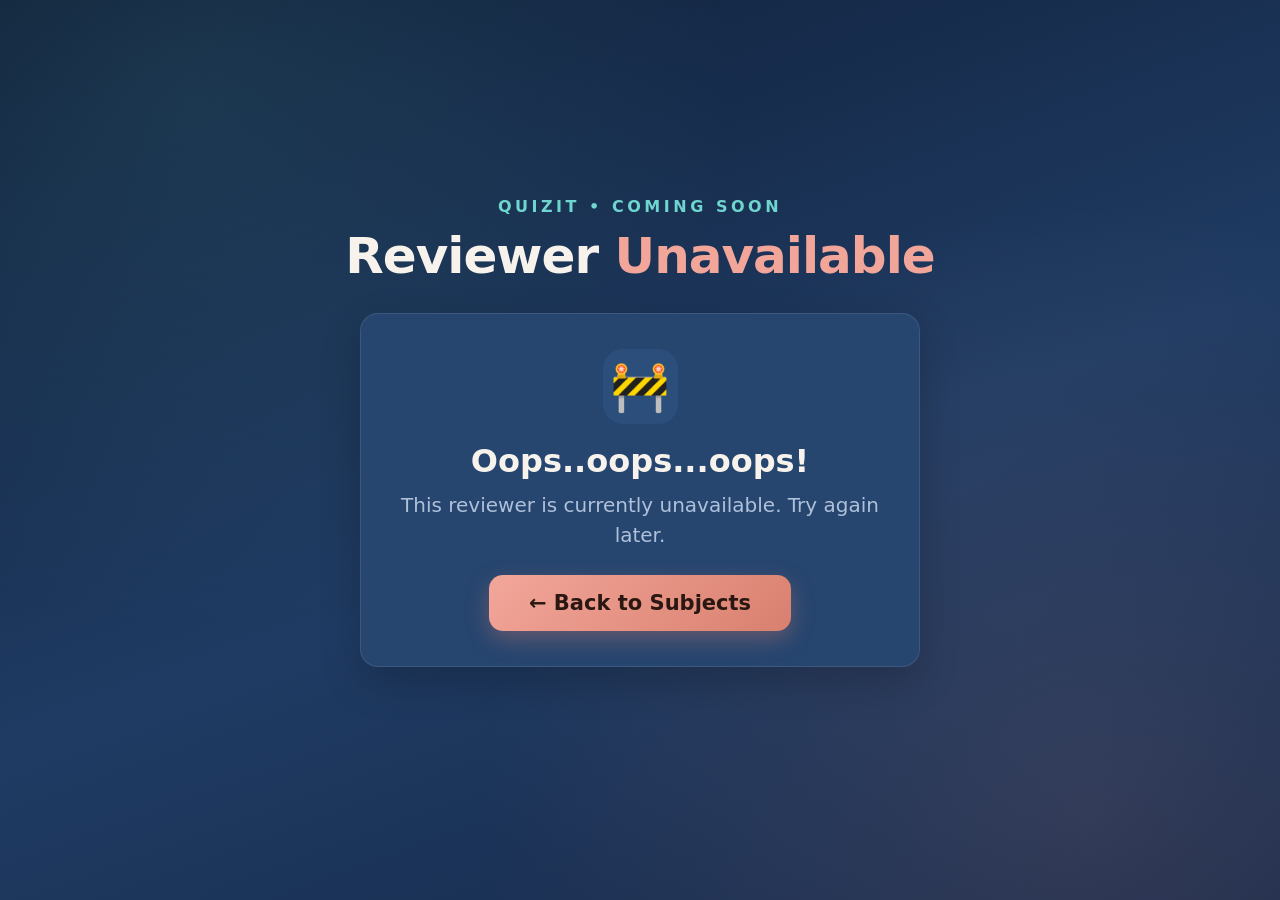
<file: subjects/itelec1.html>
<!DOCTYPE html>
<html lang="en">

<head>
    <meta charset="UTF-8">
    <meta name="viewport" content="width=device-width, initial-scale=1.0">

    <title>QuizIT — Coming Soon</title>

    <link rel="stylesheet" href="../css/style.css">
</head>

<body>

<div id="app">

    <section id="startScreen">

        <div class="hero">

            <div class="kicker">
                QUIZIT • COMING SOON
            </div>

            <h1 class="title display">
                Reviewer <span>Unavailable</span>
            </h1>

            <div class="start-card">

                <div class="start-icon">
                    🚧
                </div>

                <h2>
                    Oops..oops...oops!
                </h2>

                <p>
                    This reviewer is currently unavailable.
                    Try again later.
                </p>

                <a
                    href="../index.html"
                    class="btn btn-primary">
                    ← Back to Subjects
                </a>

            </div>

        </div>

    </section>

</div>

</body>
</html>
</file>
<file: css/style.css>
/* =========================================
   QUIZIT — SHARED STYLE
   Connect & Conquer Reviewer
   ========================================= */

:root {
    --navy-deep: #0F1F38;
    --navy: #1F3B63;
    --navy-panel: #26456F;
    --navy-panel-2: #2C4E7A;

    --coral: #F2A69A;
    --coral-dark: #D9806F;

    --teal: #6FD6CF;
    --teal-dark: #38A79E;

    --wrong: #E8607A;

    --cream: #F7F3EC;
    --muted: #AFC0DA;
    --gold: #F4C15E;

    --radius: 18px;

    font-size: 20px;
}


/* =========================================
   RESET
   ========================================= */

* {
    box-sizing: border-box;
}

html,
body {
    margin: 0;
    padding: 0;

    width: 100%;
    min-height: 100%;

    background:
        radial-gradient(
            circle at 15% 10%,
            rgba(111, 214, 207, 0.10),
            transparent 40%
        ),

        radial-gradient(
            circle at 85% 90%,
            rgba(242, 166, 154, 0.12),
            transparent 45%
        ),

        linear-gradient(
            160deg,
            var(--navy-deep) 0%,
            var(--navy) 55%,
            #16294a 100%
        );

    color: var(--cream);

    font-family:
        'Segoe UI',
        'Trebuchet MS',
        system-ui,
        -apple-system,
        sans-serif;

    overflow-x: hidden;
}


button,
a {
    font-family: inherit;
}


.display {
    font-family:
        'Arial Black',
        'Segoe UI Black',
        system-ui,
        sans-serif;

    letter-spacing: -0.02em;
}


/* =========================================
   MAIN APP
   ========================================= */

#app {
    width: 100%;
    max-width: none;

    min-height: 100vh;
    min-height: 100dvh;

    margin: 0;
    padding: 28px 4vw 60px;

    box-sizing: border-box;
}


/* =========================================
   HERO
   ========================================= */

.hero {
    text-align: center;

    padding:
        36px
        10px
        10px;
}


.kicker {
    font-size: 0.8rem;

    letter-spacing: 0.22em;

    text-transform: uppercase;

    color: var(--teal);

    font-weight: 700;

    margin-bottom: 14px;
}


.title {
    font-size: 2.5rem;

    line-height: 1.05;

    margin:
        0
        0
        10px;

    color: var(--cream);
}


.title span {
    color: var(--coral);
}


.subtitle {
    color: var(--muted);

    font-size: 1.05rem;

    max-width: 520px;

    margin:
        0
        auto
        30px;

    line-height: 1.5;
}


/* =========================================
   START CARD
   ========================================= */

.start-card {
    max-width: 560px;

    margin:
        30px
        auto;

    padding: 35px 28px;

    background: var(--navy-panel);

    border:
        1px solid
        rgba(255, 255, 255, 0.10);

    border-radius: var(--radius);

    box-shadow:
        0 15px 40px
        rgba(0, 0, 0, 0.20);
}


.start-icon {
    width: 75px;
    height: 75px;

    margin:
        0
        auto
        18px;

    border-radius: 20px;

    background: var(--navy-panel-2);

    display: flex;

    align-items: center;
    justify-content: center;

    font-size: 2.4rem;
}


.start-card h2 {
    margin:
        0
        0
        10px;

    font-size: 1.6rem;
}


.start-card p {
    color: var(--muted);

    line-height: 1.5;

    margin:
        0
        0
        25px;
}


/* =========================================
   BUTTONS
   ========================================= */

.btn {
    border: none;

    cursor: pointer;

    font-family: inherit;

    font-weight: 800;

    border-radius: 14px;

    transition:
        transform 0.12s ease,
        box-shadow 0.12s ease,
        background 0.2s ease;

    text-decoration: none;

    display: inline-block;
}


.btn:active {
    transform: scale(0.97);
}


.btn-primary {
    background:
        linear-gradient(
            135deg,
            var(--coral),
            var(--coral-dark)
        );

    color: #2A1712;

    padding:
        16px
        40px;

    font-size: 1.05rem;

    box-shadow:
        0 8px 22px
        rgba(217, 128, 111, 0.35);

    margin:
        0
        auto;
}


.btn-primary:hover {
    box-shadow:
        0 10px 26px
        rgba(217, 128, 111, 0.5);

    transform: translateY(-2px);
}


.btn-ghost {
    background: transparent;

    color: var(--muted);

    border:
        1px solid
        rgba(255, 255, 255, 0.18);

    padding:
        10px
        22px;

    font-size: 0.9rem;

    margin-top: 12px;
}


.btn-ghost:hover {
    color: var(--cream);

    border-color: var(--teal);
}


/* =========================================
   QUIZ TOP
   ========================================= */

.quiz-container {
    width: 100%;
}


.quiz-top {
    display: flex;

    justify-content: space-between;

    align-items: center;

    margin-bottom: 15px;
}


.back-link {
    color: var(--muted);

    text-decoration: none;

    font-size: 0.85rem;
}


.back-link:hover {
    color: var(--teal);
}


.subject-label {
    color: var(--teal);

    font-weight: 800;

    letter-spacing: 0.08em;
}


/* =========================================
   TIMER
   ========================================= */

.timer {
    min-width: 52px;

    padding:
        8px
        12px;

    text-align: center;

    border-radius: 999px;

    background:
        rgba(255, 255, 255, 0.08);

    border:
        1px solid
        rgba(255, 255, 255, 0.14);

    color: var(--cream);

    font-weight: 800;
}


/* =========================================
   PROGRESS BAR
   ========================================= */

.progress {
    height: 8px;

    width: 100%;

    background:
        rgba(255, 255, 255, 0.12);

    border-radius: 999px;

    overflow: hidden;

    margin-bottom: 20px;
}


.progress-fill {
    height: 100%;

    width: 0%;

    background:
        linear-gradient(
            90deg,
            var(--teal),
            var(--coral)
        );

    transition:
        width 0.4s ease;
}


/* =========================================
   QUESTION INFO
   ========================================= */

.question-info {
    display: flex;

    justify-content: space-between;

    align-items: center;

    gap: 10px;

    margin-bottom: 15px;

    flex-wrap: wrap;

    color: var(--muted);

    font-size: 0.85rem;
}


#scoreDisplay {
    color: var(--gold);

    font-weight: 800;
}


#streakDisplay {
    color: var(--coral);

    font-weight: 800;
}


/* =========================================
   TOPIC PILL
   ========================================= */

.pill {
    display: inline-flex;

    align-items: center;

    gap: 6px;

    background:
        rgba(255, 255, 255, 0.08);

    border:
        1px solid
        rgba(255, 255, 255, 0.14);

    padding:
        6px
        14px;

    border-radius: 999px;

    font-size: 0.85rem;

    font-weight: 600;

    color: var(--muted);
}


/* =========================================
   QUESTION
   ========================================= */

.question {
    background: var(--navy-panel);

    border:
        1px solid
        rgba(255, 255, 255, 0.10);

    border-radius: var(--radius);

    padding:
        26px;

    font-size: 1.3rem;

    font-weight: 700;

    line-height: 1.4;

    text-align: center;

    margin:
        15px
        0
        22px;

    min-height: 120px;

    display: flex;

    align-items: center;
    justify-content: center;
}


/* =========================================
   ANSWERS
   ========================================= */

.answers {
    display: grid;

    grid-template-columns:
        1fr
        1fr;

    gap: 14px;
}


.answer {
    display: flex;

    align-items: center;

    gap: 12px;

    padding:
        16px;

    border-radius: 16px;

    border: none;

    cursor: pointer;

    font-family: inherit;

    font-size: 1rem;

    font-weight: 700;

    text-align: left;

    color: #1C1006;

    transition:
        transform 0.12s ease,
        filter 0.12s ease,
        opacity 0.3s ease;

    min-height: 70px;
}


.answer:hover {
    filter: brightness(1.08);

    transform: translateY(-2px);
}


.answer:disabled {
    cursor: default;
}


.a-shape {
    width: 30px;

    height: 30px;

    flex-shrink: 0;

    display: flex;

    align-items: center;

    justify-content: center;

    border-radius: 8px;
}


.answer:nth-child(1) {
    background: #F2A69A;
}


.answer:nth-child(2) {
    background: #6FD6CF;
}


.answer:nth-child(3) {
    background: #F4C15E;
}


.answer:nth-child(4) {
    background: #B79CF2;
}


/* =========================================
   ANSWER STATES
   ========================================= */

.answer.correct-answer {
    background:
        #4CD98A !important;

    color: #083019;

    box-shadow:
        0 0 0 3px
        rgba(76, 217, 138, 0.5);
}


.answer.wrong-answer {
    background:
        var(--wrong) !important;

    color: #3A0812;

    box-shadow:
        0 0 0 3px
        rgba(232, 96, 122, 0.5);

    animation:
        shake 0.4s ease;
}


.answer.dim {
    opacity: 0.35;
}


@keyframes shake {

    0%,
    100% {
        transform: translateX(0);
    }

    20% {
        transform: translateX(-6px);
    }

    40% {
        transform: translateX(6px);
    }

    60% {
        transform: translateX(-4px);
    }

    80% {
        transform: translateX(4px);
    }
}


/* =========================================
   FEEDBACK
   ========================================= */

.feedback-banner {
    margin-top: 18px;

    text-align: center;

    font-weight: 800;

    font-size: 1.05rem;

    padding: 14px;

    border-radius: 14px;

    animation:
        pop 0.3s ease;
}


@keyframes pop {

    from {
        transform: scale(0.9);

        opacity: 0;
    }

    to {
        transform: scale(1);

        opacity: 1;
    }
}


.feedback-banner.good {
    background:
        rgba(76, 217, 138, 0.16);

    color: #8FF0B8;

    border:
        1px solid
        rgba(76, 217, 138, 0.4);
}


.feedback-banner.bad {
    background:
        rgba(232, 96, 122, 0.16);

    color: #FFB3C1;

    border:
        1px solid
        rgba(232, 96, 122, 0.4);
}


/* =========================================
   EXPLANATION
   ========================================= */

#explanation {
    margin-top: 12px;

    text-align: center;

    color: var(--muted);

    font-size: 0.92rem;

    line-height: 1.5;

    padding:
        0
        15px;
}


/* =========================================
   NEXT BUTTON
   ========================================= */

#nextBtn {
    margin-top: 20px;
}


/* =========================================
   RESULTS
   ========================================= */

.result-card {
    max-width: 620px;

    margin:
        25px
        auto;

    padding: 35px 25px;

    background: var(--navy-panel);

    border:
        1px solid
        rgba(255, 255, 255, 0.10);

    border-radius: var(--radius);

    box-shadow:
        0 15px 40px
        rgba(0, 0, 0, 0.20);
}


.result-icon {
    font-size: 4rem;

    margin-bottom: 10px;
}


.result-card h2 {
    margin:
        0
        0
        15px;
}


.final-score {
    font-size: 3.2rem;

    font-weight: 900;

    margin:
        6px
        0
        2px;

    color: var(--cream);
}


.final-score small {
    font-size: 1rem;

    color: var(--muted);
}


.result-stats {
    display: flex;

    justify-content: center;

    gap: 14px;

    flex-wrap: wrap;

    margin:
        25px
        0
        30px;
}


.result-stats > div {
    background: var(--navy-panel-2);

    border:
        1px solid
        rgba(255, 255, 255, 0.10);

    border-radius: 14px;

    padding:
        14px
        22px;

    min-width: 110px;
}


.result-stats strong {
    display: block;

    font-size: 1.5rem;

    color: var(--teal);
}


.result-stats span {
    display: block;

    font-size: 0.75rem;

    color: var(--muted);

    text-transform: uppercase;

    letter-spacing: 0.08em;

    margin-top: 4px;
}


/* =========================================
   RESPONSIVE
   ========================================= */

@media (max-width: 700px) {

    .title {
        font-size: 2rem;
    }

    .question {
        font-size: 1.1rem;

        padding: 20px;
    }

    .answers {
        grid-template-columns: 1fr;
    }

    .start-card {
        padding:
            28px
            18px;
    }

}


@media (max-width: 480px) {

    #app {
        padding:
            14px
            12px
            40px;
    }

    .hero {
        padding-top: 25px;
    }

    .title {
        font-size: 1.8rem;
    }

    .subtitle {
        font-size: 0.95rem;
    }

    .question-info {
        font-size: 0.75rem;
    }

    .answer {
        font-size: 0.9rem;

        padding: 13px;
    }

}


/* =========================================
   SCROLLBAR
   ========================================= */

::-webkit-scrollbar {
    width: 8px;
}


::-webkit-scrollbar-thumb {
    background:
        rgba(255, 255, 255, 0.2);

    border-radius: 8px;
}


/* =========================================
   SUBJECT CARDS
   ========================================= */

.subjects-grid {
    width: 100%;
    max-width: 1200px;

    margin: 40px auto;

    display: grid;

    grid-template-columns:
        repeat(4, minmax(0, 1fr));

    gap: 22px;
}


/* Individual Card */

.subject-card {
    display: flex;
    flex-direction: column;
    align-items: center;
    justify-content: flex-start;

    min-height: 220px;
    padding: 28px 20px;

    background: #ffffff;
    border-radius: 20px;

    text-decoration: none;
    color: #182b49;

    border: 2px solid rgba(255, 255, 255, 0.8);

    box-shadow: 0 8px 25px rgba(0, 0, 0, 0.12);

    transition:
        transform 0.25s ease,
        box-shadow 0.25s ease,
        border-color 0.25s ease;
}


/* Hover */

.subject-card:hover {
    transform: translateY(-8px);

    box-shadow:
        0 15px 35px rgba(0, 0, 0, 0.20);

    border-color: #ff9f91;
}


/* Icon */

.subject-icon {
    width: 70px;
    height: 70px;

    display: flex;
    align-items: center;
    justify-content: center;

    font-size: 34px;

    background: #eef3fa;
    border-radius: 18px;

    margin-bottom: 18px;

    transition: transform 0.25s ease;
}


.subject-card:hover .subject-icon {
    transform: scale(1.1) rotate(-3deg);
}


/* Subject Code */

.subject-code {
    font-size: 24px;
    font-weight: 800;

    color: #182b49;

    margin-bottom: 8px;
}


/* Subject Name */

.subject-name {
    font-size: 20px;
    line-height: 1.4;

    text-align: center;

    color: #64748b;

    min-height: 42px;
}


/* Start Reviewing */

.start-review {
    margin-top: auto;
    padding-top: 18px;

    font-size: 18px;
    font-weight: 700;

    color: #e97870;

    transition: color 0.2s ease;
}


.subject-card:hover .start-review {
    color: #d85d56;
}


/* =========================================
   RESPONSIVE
   ========================================= */

/* Tablet */

@media (max-width: 900px) {

    .subjects-grid {
        grid-template-columns: repeat(2, 1fr);
    }

}


/* Phone */

@media (max-width: 1000px) {

    .subjects-grid {
        grid-template-columns: repeat(2, 1fr);
    }

}

@media (max-width: 550px) {

    .subjects-grid {
        grid-template-columns: 1fr;
    }

}


/* =========================================================
   FULL-SCREEN START / HOMEPAGE
   ========================================================= */

#startScreen {
    width: 100%;
    min-height: calc(100vh - 88px);
    min-height: calc(100dvh - 88px);

    display: flex;
    align-items: center;
    justify-content: center;

    box-sizing: border-box;
}

#startScreen .hero {
    width: 100%;
    max-width: 1200px;

    margin: 0 auto;

    text-align: center;
}


/* =========================================================
   FULL-SCREEN RESULTS
   ========================================================= */

#resultScreen {
    width: 100%;
    min-height: calc(100vh - 88px);
    min-height: calc(100dvh - 88px);

    display: flex;
    align-items: center;
    justify-content: center;

    box-sizing: border-box;
}

#resultScreen .hero {
    width: 100%;
    max-width: 900px;

    margin: 0 auto;

    text-align: center;
}

#resultScreen .result-card {
    width: 100%;
    box-sizing: border-box;

    margin: 30px auto 0;
}

/* =========================================================
   QUESTION REVIEW
   ========================================================= */

.review-wrap {
    width: 100%;
    margin: 35px auto 30px;
}


/* Review heading */

.review-heading {
    color: var(--cream);

    font-size: 1.4rem;

    font-weight: 900;

    text-align: center;

    margin-bottom: 6px;
}


.review-subtitle {
    color: var(--muted);

    font-size: 0.9rem;

    text-align: center;

    margin:
        0
        0
        20px;
}


/* Review list */

.review-list {
    width: 100%;

    max-height: 600px;

    overflow-y: auto;

    padding:
        5px
        10px
        5px
        5px;

    text-align: left;
}


/* Individual question */

.review-item {
    background:
        var(--navy-panel);

    border-radius: 16px;

    padding: 18px 20px;

    margin-bottom: 12px;

    border:
        1px solid
        rgba(255,255,255,0.08);

    transition:
        transform 0.15s ease,
        border-color 0.15s ease;
}


.review-item:hover {
    transform: translateY(-2px);
}


/* Correct question */

.review-item.review-correct {
    border-left:
        5px solid
        #4CD98A;
}


/* Wrong question */

.review-item.review-wrong {
    border-left:
        5px solid
        var(--wrong);
}


/* Question number */

.review-number {
    color: var(--teal);

    font-size: 0.75rem;

    font-weight: 800;

    text-transform: uppercase;

    letter-spacing: 0.08em;

    margin-bottom: 7px;
}


/* Question text */

.review-item .rq {
    color: var(--cream);

    font-size: 1rem;

    font-weight: 700;

    line-height: 1.5;

    margin-bottom: 12px;
}


/* Correct / incorrect */

.review-status {
    font-size: 0.85rem;

    font-weight: 800;

    margin-bottom: 12px;
}


/* Answer rows */

.review-answer {
    color: var(--muted);

    font-size: 0.88rem;

    line-height: 1.5;

    margin-top: 7px;
}


.review-answer strong {
    color: var(--cream);
}


/* Correct answer */

.correct-text {
    color: #8FF0B8;

    font-weight: 800;
}


/* Student's wrong answer */

.wrong-answer-text {
    color: #FFB3C1;
}


/* Explanation */

.review-explanation {
    margin-top: 14px;

    padding:
        12px
        14px;

    background:
        rgba(111,214,207,0.08);

    border:
        1px solid
        rgba(111,214,207,0.18);

    border-radius: 12px;

    color: var(--muted);

    font-size: 0.88rem;

    line-height: 1.6;
}


.review-explanation strong {
    color: var(--teal);

    display: block;

    margin-bottom: 4px;
}


/* Correct confirmation */

.review-correct-note {
    color: #8FF0B8;

    font-size: 0.85rem;

    font-weight: 700;

    margin-top: 10px;
}


/* =========================================================
   REVIEW MOBILE
   ========================================================= */

@media (max-width: 600px) {

    .review-wrap {
        margin-top: 25px;
    }

    .review-list {
        max-height: 500px;

        padding-right: 3px;
    }

    .review-item {
        padding: 15px;
    }

    .review-item .rq {
        font-size: 0.92rem;
    }

}

/* =========================================================
   ANSWER EXPLANATION
   ========================================================= */

.feedback-title {
    font-size: 1.1rem;
    font-weight: 900;

    margin-bottom: 12px;
}


.answer-explanation {
    margin-top: 12px;

    padding: 15px 18px;

    background:
        rgba(255, 255, 255, 0.07);

    border-radius: 12px;

    text-align: left;

    font-size: 0.92rem;

    line-height: 1.6;
}


.answer-explanation strong {
    display: block;

    color: var(--teal);

    margin-bottom: 5px;
}


.answer-explanation p {
    margin:
        0 0 14px;

    color: var(--cream);
}


.answer-explanation p:last-child {
    margin-bottom: 0;
}


.correct-answer-text {
    color: #8FF0B8 !important;

    font-weight: 800;
}

/* =========================================================
   COMPLETE QUESTION REVIEW
   ========================================================= */

.review-wrap {
    width: 100%;

    margin:
        30px auto;
}


.review-heading {
    color: var(--cream);

    font-size: 1.4rem;

    font-weight: 900;

    text-align: center;

    margin-bottom: 5px;
}


.review-subtitle {
    color: var(--muted);

    text-align: center;

    margin-bottom: 20px;
}


.review-list {

    width: 100%;

    max-height: 650px;

    overflow-y: auto;

    text-align: left;

    padding-right: 8px;
}


.review-item {

    background:
        var(--navy-panel);

    border-radius: 15px;

    padding: 18px 20px;

    margin-bottom: 12px;

    border:
        1px solid
        rgba(255,255,255,0.08);
}


.review-correct {

    border-left:
        5px solid
        #4CD98A;
}


.review-wrong {

    border-left:
        5px solid
        var(--wrong);
}


.review-number {

    color: var(--teal);

    font-size: 0.75rem;

    font-weight: 800;

    text-transform: uppercase;

    margin-bottom: 7px;
}


.review-item .rq {

    color: var(--cream);

    font-weight: 700;

    line-height: 1.5;

    margin-bottom: 12px;
}


.review-status {

    font-weight: 800;

    margin-bottom: 10px;
}


.correct-status {

    color: #8FF0B8;
}


.wrong-status {

    color: #FFB3C1;
}


.review-answer {

    color: var(--muted);

    font-size: 0.9rem;

    margin-top: 7px;

    line-height: 1.5;
}


.review-answer strong {

    color: var(--cream);
}


.correct-text {

    color: #8FF0B8;

    font-weight: 800;
}


.your-answer {

    color: #FFB3C1;

    font-weight: 700;
}


.review-explanation {

    margin-top: 14px;

    padding: 13px 15px;

    background:
        rgba(111,214,207,0.08);

    border:
        1px solid
        rgba(111,214,207,0.18);

    border-radius: 12px;

    color: var(--muted);

    line-height: 1.6;
}


.review-explanation strong {

    display: block;

    color: var(--teal);

    margin-bottom: 5px;
}


.review-explanation p {

    margin: 0;
}

/* =========================================================
   QuizIT — MODE SELECTION
   Matches the Subject Cards
========================================================= */


.mode-grid {

    width: 100%;

    max-width: 900px;

    margin:
        40px auto 25px;

    display: grid;

    grid-template-columns:
        repeat(2, minmax(0, 1fr));

    gap: 22px;
}


/* =========================================================
   MODE CARD
========================================================= */

.mode-card {

    display: flex;

    flex-direction: column;

    align-items: center;

    justify-content: flex-start;

    min-height: 260px;

    padding: 28px 20px;

    background: #ffffff;

    border-radius: 20px;

    color: #182b49;

    border:
        2px solid
        rgba(255, 255, 255, 0.8);

    box-shadow:
        0 8px 25px
        rgba(0, 0, 0, 0.12);

    cursor: pointer;

    font-family: inherit;

    text-align: center;

    transition:
        transform 0.25s ease,
        box-shadow 0.25s ease,
        border-color 0.25s ease;
}


.mode-card:hover {

    transform:
        translateY(-8px);

    box-shadow:
        0 15px 35px
        rgba(0, 0, 0, 0.20);

    border-color:
        #ff9f91;
}


/* =========================================================
   ICON
========================================================= */

.mode-icon {

    width: 70px;

    height: 70px;

    display: flex;

    align-items: center;

    justify-content: center;

    font-size: 34px;

    background:
        #eef3fa;

    border-radius: 18px;

    margin-bottom: 18px;

    transition:
        transform 0.25s ease;
}


.mode-card:hover .mode-icon {

    transform:
        scale(1.1)
        rotate(-3deg);
}


/* =========================================================
   MODE TITLE
   Same size as Subject Code
========================================================= */

.mode-card h3 {

    font-size: 24px;

    font-weight: 800;

    color:
        #182b49;

    margin:
        0 0 8px;
}


/* =========================================================
   DESCRIPTION
   Same size as Subject Name
========================================================= */

.mode-card p {

    font-size: 20px;

    line-height: 1.4;

    text-align: center;

    color:
        #64748b;

    margin: 0;

    min-height: 56px;

    max-width: 300px;
}


/* =========================================================
   ACTION
   Same size as Start Review
========================================================= */

.mode-card span {

    margin-top: auto;

    padding-top: 18px;

    font-size: 18px;

    font-weight: 700;

    color:
        #e97870;
}


.mode-card:hover span {

    color:
        #d85d56;
}


/* =========================================================
   BACK TO SUBJECTS
========================================================= */

.mode-back {

    display: inline-block;

    margin-top: 5px;
}


/* =========================================================
   MOBILE MODE CARDS
========================================================= */

@media (max-width: 600px) {

    .mode-grid {

        grid-template-columns:
            1fr;

        gap: 16px;

        margin-top: 30px;

    }


    .mode-card {

        min-height: 220px;

        padding:
            24px 18px;

    }


    .mode-card h3 {

        font-size: 24px;

    }


    .mode-card p {

        font-size: 20px;

    }


    .mode-card span {

        font-size: 18px;

    }

}
</file>
